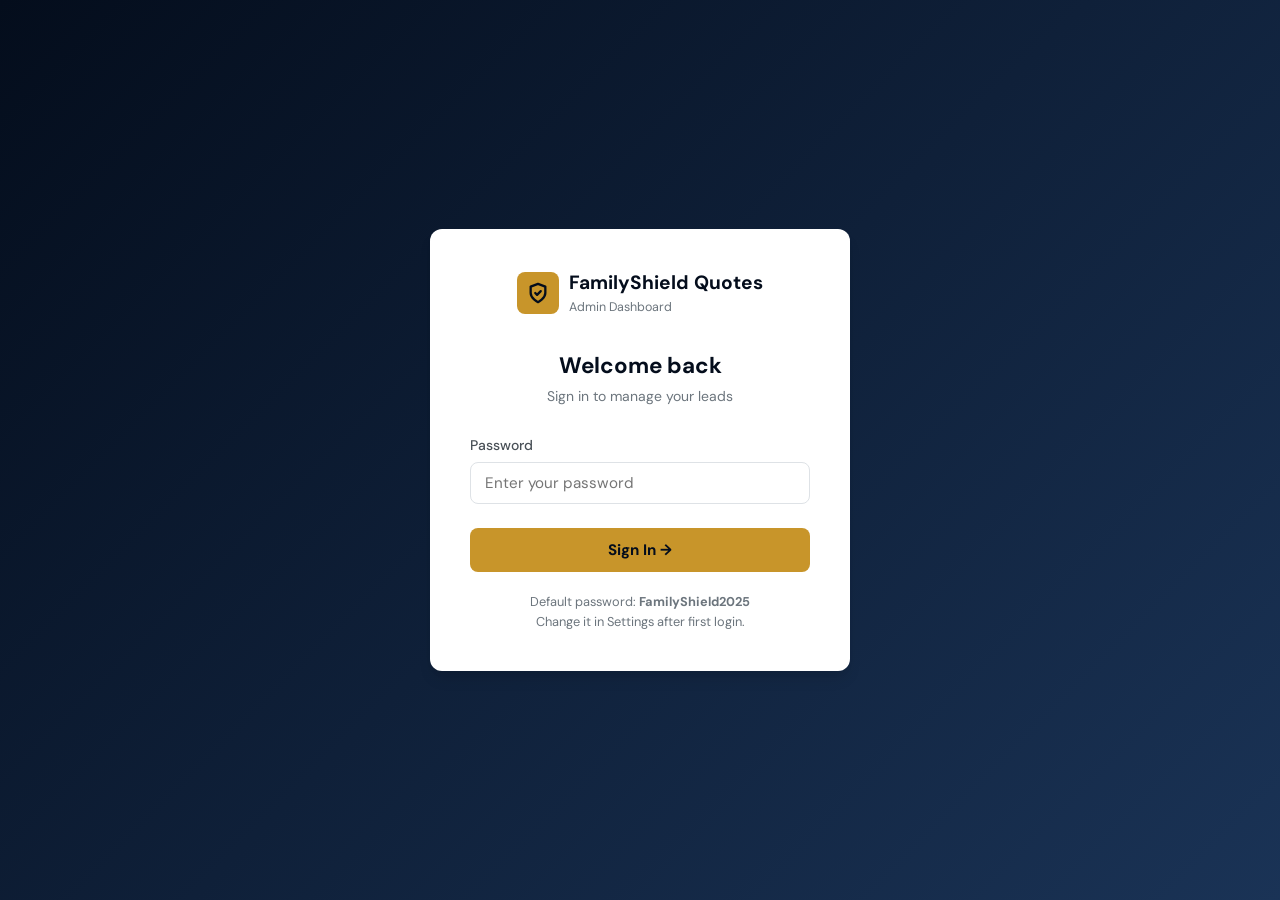
<file: admin.html>
<!DOCTYPE html>
<html lang="en">
<head>
  <meta charset="UTF-8">
  <meta name="viewport" content="width=device-width, initial-scale=1.0">
  <title>Admin Dashboard | FamilyShield Quotes</title>
  <link rel="preconnect" href="https://fonts.googleapis.com">
  <link rel="preconnect" href="https://fonts.gstatic.com" crossorigin>
  <link href="https://fonts.googleapis.com/css2?family=DM+Sans:ital,opsz,wght@0,9..40,400;0,9..40,500;0,9..40,600;0,9..40,700;1,9..40,400&display=swap" rel="stylesheet">
  <style>
    *,*::before,*::after{box-sizing:border-box;margin:0;padding:0}
    :root{
      --navy:#040d1c;--navy-800:#0a1628;--navy-700:#0d1f3c;--navy-600:#1a3356;--navy-500:#1e4080;
      --gold:#c8952a;--gold-light:#d9aa44;--gold-50:#fdf8ee;--gold-100:#faefd0;
      --white:#ffffff;
      --gray-50:#f8f9fa;--gray-100:#f1f3f5;--gray-200:#e9ecef;--gray-300:#dee2e6;
      --gray-500:#adb5bd;--gray-600:#6c757d;--gray-700:#495057;--gray-800:#343a40;
      --green:#22c55e;--green-100:#dcfce7;--red:#ef4444;--red-100:#fee2e2;
      --yellow:#f59e0b;--yellow-100:#fef3c7;--blue:#3b82f6;--blue-100:#dbeafe;
      --sidebar-w:240px;--header-h:60px;
      --radius:8px;--radius-lg:12px;
      --shadow:0 1px 3px rgba(0,0,0,.1),0 1px 2px rgba(0,0,0,.06);
      --shadow-md:0 4px 6px -1px rgba(0,0,0,.1),0 2px 4px -1px rgba(0,0,0,.06);
      --shadow-lg:0 10px 15px -3px rgba(0,0,0,.1),0 4px 6px -2px rgba(0,0,0,.05);
    }
    body{font-family:'DM Sans',sans-serif;background:var(--gray-50);color:var(--gray-800);line-height:1.5}
    a{color:inherit;text-decoration:none}
    button{cursor:pointer;border:none;background:none;font-family:inherit}
    input,select,textarea{font-family:inherit}

    /* ── LOGIN ── */
    #loginScreen{min-height:100vh;display:flex;align-items:center;justify-content:center;background:linear-gradient(135deg,var(--navy) 0%,var(--navy-600) 100%)}
    .login-card{background:var(--white);border-radius:var(--radius-lg);padding:2.5rem;width:100%;max-width:420px;box-shadow:var(--shadow-lg)}
    .login-logo{display:flex;align-items:center;gap:.625rem;margin-bottom:2rem;justify-content:center}
    .login-logo-icon{width:42px;height:42px;background:var(--gold);border-radius:8px;display:flex;align-items:center;justify-content:center;color:var(--navy)}
    .login-brand{font-weight:700;font-size:1.2rem;color:var(--navy)}
    .login-brand span{display:block;font-size:.78rem;color:var(--gray-600);font-weight:400}
    .login-title{text-align:center;margin-bottom:1.75rem}
    .login-title h1{font-size:1.4rem;font-weight:700;color:var(--navy);margin-bottom:.25rem}
    .login-title p{font-size:.875rem;color:var(--gray-600)}
    .login-field{margin-bottom:1rem}
    .login-field label{display:block;font-size:.875rem;font-weight:500;color:var(--gray-700);margin-bottom:.375rem}
    .login-field input{width:100%;padding:.625rem .875rem;border:1.5px solid var(--gray-300);border-radius:var(--radius);font-size:.95rem;outline:none;transition:border-color .15s}
    .login-field input:focus{border-color:var(--gold)}
    .login-btn{width:100%;padding:.75rem;background:var(--gold);color:var(--navy);border-radius:var(--radius);font-weight:700;font-size:.95rem;transition:background .15s;margin-top:.5rem}
    .login-btn:hover{background:var(--gold-light)}
    .login-error{background:var(--red-100);color:var(--red);border-radius:var(--radius);padding:.625rem .875rem;font-size:.875rem;margin-bottom:1rem;display:none}
    .login-note{margin-top:1.25rem;text-align:center;font-size:.8rem;color:var(--gray-600)}

    /* ── APP SHELL ── */
    #app{display:none;min-height:100vh}
    #sidebar{position:fixed;top:0;left:0;bottom:0;width:var(--sidebar-w);background:var(--navy);display:flex;flex-direction:column;z-index:100}
    .sb-logo{padding:1.1rem 1.4rem;display:flex;align-items:center;gap:.5rem;border-bottom:1px solid rgba(255,255,255,.08)}
    .sb-logo-icon{width:30px;height:30px;background:var(--gold);border-radius:6px;display:flex;align-items:center;justify-content:center;color:var(--navy);flex-shrink:0}
    .sb-logo-text{font-size:.875rem;font-weight:700;color:var(--white);line-height:1.2}
    .sb-logo-text span{display:block;font-size:.68rem;color:rgba(255,255,255,.4);font-weight:400}
    .sb-nav{flex:1;padding:.75rem 0;overflow-y:auto}
    .sb-section{padding:.5rem 1.25rem .25rem;font-size:.68rem;font-weight:600;color:rgba(255,255,255,.3);letter-spacing:.08em;text-transform:uppercase}
    .sb-link{display:flex;align-items:center;gap:.7rem;padding:.6rem 1.25rem;color:rgba(255,255,255,.65);font-size:.875rem;font-weight:500;border-left:3px solid transparent;transition:all .15s;cursor:pointer;width:100%;text-align:left}
    .sb-link:hover{color:var(--white);background:rgba(255,255,255,.06)}
    .sb-link.active{color:var(--gold);background:rgba(200,149,42,.1);border-left-color:var(--gold)}
    .sb-link svg{width:17px;height:17px;flex-shrink:0}
    .sb-badge{margin-left:auto;background:var(--gold);color:var(--navy);font-size:.65rem;font-weight:700;padding:.1rem .4rem;border-radius:10px;min-width:18px;text-align:center}
    .sb-footer{padding:.875rem 1.25rem;border-top:1px solid rgba(255,255,255,.08)}
    .sb-user{display:flex;align-items:center;gap:.625rem;margin-bottom:.625rem}
    .sb-avatar{width:34px;height:34px;border-radius:50%;background:var(--gold);color:var(--navy);display:flex;align-items:center;justify-content:center;font-weight:700;font-size:.875rem;flex-shrink:0}
    .sb-uname{font-size:.82rem;font-weight:600;color:var(--white)}
    .sb-urole{font-size:.7rem;color:rgba(255,255,255,.4)}
    .logout-btn{display:flex;align-items:center;gap:.5rem;color:rgba(255,255,255,.45);font-size:.82rem;padding:.35rem 0;transition:color .15s}
    .logout-btn:hover{color:var(--white)}

    /* ── MAIN ── */
    #mainContent{margin-left:var(--sidebar-w);min-height:100vh;display:flex;flex-direction:column}
    .topbar{height:var(--header-h);background:var(--white);border-bottom:1px solid var(--gray-200);display:flex;align-items:center;justify-content:space-between;padding:0 1.5rem;position:sticky;top:0;z-index:50}
    .topbar-left h2{font-size:1rem;font-weight:700;color:var(--navy)}
    .topbar-left p{font-size:.75rem;color:var(--gray-500)}
    .topbar-actions{display:flex;align-items:center;gap:.625rem}
    .btn-sm{display:flex;align-items:center;gap:.35rem;padding:.4rem .8rem;border:1.5px solid var(--gray-200);border-radius:var(--radius);font-size:.8rem;color:var(--gray-600);transition:all .15s;background:var(--white)}
    .btn-sm:hover{border-color:var(--gold);color:var(--gold)}
    .content{padding:1.5rem;flex:1}

    /* ── STAT CARDS ── */
    .stats-grid{display:grid;grid-template-columns:repeat(4,1fr);gap:1rem;margin-bottom:1.5rem}
    .stat-card{background:var(--white);border-radius:var(--radius-lg);padding:1.1rem 1.25rem;box-shadow:var(--shadow);border:1px solid var(--gray-100);display:flex;align-items:flex-start;gap:.875rem}
    .stat-icon{width:42px;height:42px;border-radius:var(--radius);display:flex;align-items:center;justify-content:center;flex-shrink:0}
    .ic-gold{background:#fdf8ee;color:var(--gold)}
    .ic-green{background:var(--green-100);color:#16a34a}
    .ic-blue{background:var(--blue-100);color:var(--blue)}
    .ic-navy{background:#e8ecf5;color:var(--navy-600)}
    .stat-val{font-size:1.65rem;font-weight:700;color:var(--navy);line-height:1;margin-bottom:.2rem}
    .stat-label{font-size:.775rem;color:var(--gray-600)}
    .stat-sub{font-size:.72rem;margin-top:.25rem;color:var(--gray-500)}

    /* ── CARDS ── */
    .card{background:var(--white);border-radius:var(--radius-lg);border:1px solid var(--gray-100);box-shadow:var(--shadow);overflow:hidden}
    .card-hd{padding:1rem 1.4rem;border-bottom:1px solid var(--gray-100);display:flex;align-items:center;justify-content:space-between}
    .card-title{font-size:.9rem;font-weight:700;color:var(--navy)}
    .card-sub{font-size:.75rem;color:var(--gray-500);margin-top:.1rem}
    .card-body{padding:1.1rem 1.4rem}

    /* ── GRID ── */
    .dash-grid{display:grid;grid-template-columns:1fr 1fr;gap:1.25rem}
    .col-full{grid-column:1/-1}

    /* ── TABLE ── */
    .tbl-wrap{overflow-x:auto}
    table{width:100%;border-collapse:collapse;font-size:.85rem}
    thead th{padding:.65rem 1rem;text-align:left;font-size:.72rem;font-weight:600;color:var(--gray-500);letter-spacing:.04em;text-transform:uppercase;border-bottom:1px solid var(--gray-200);white-space:nowrap;cursor:pointer;user-select:none}
    thead th:hover{color:var(--navy)}
    tbody td{padding:.8rem 1rem;border-bottom:1px solid var(--gray-100);vertical-align:middle}
    tbody tr:last-child td{border-bottom:none}
    tbody tr:hover{background:var(--gray-50);cursor:pointer}
    .td-name{font-weight:600;color:var(--navy)}
    .td-sub{font-size:.75rem;color:var(--gray-500);margin-top:.1rem}

    /* ── BADGES ── */
    .badge{display:inline-flex;align-items:center;padding:.2rem .55rem;border-radius:20px;font-size:.72rem;font-weight:600;white-space:nowrap}
    .b-new{background:var(--blue-100);color:var(--blue)}
    .b-contacted{background:var(--yellow-100);color:#92400e}
    .b-qualified{background:var(--green-100);color:#15803d}
    .b-closed{background:var(--gray-100);color:var(--gray-600)}
    .b-term{background:#ede9fe;color:#6d28d9}
    .b-whole{background:var(--blue-100);color:var(--blue)}
    .b-final{background:var(--yellow-100);color:#92400e}
    .b-noexam{background:var(--green-100);color:#15803d}

    /* ── FILTERS ── */
    .filters-bar{display:flex;align-items:center;gap:.625rem;flex-wrap:wrap;padding:.875rem 1.4rem;border-bottom:1px solid var(--gray-100)}
    .fi{padding:.45rem .8rem;border:1.5px solid var(--gray-200);border-radius:var(--radius);font-size:.82rem;outline:none;transition:border-color .15s;background:var(--white);color:var(--gray-800)}
    .fi:focus{border-color:var(--gold)}
    .fi-search{min-width:210px}
    .fi-select{min-width:130px}
    .btn-export{margin-left:auto;display:flex;align-items:center;gap:.35rem;padding:.45rem .9rem;background:var(--navy);color:var(--white);border-radius:var(--radius);font-size:.82rem;font-weight:600;transition:background .15s}
    .btn-export:hover{background:var(--navy-600)}

    /* ── DETAIL PANEL ── */
    #detailOverlay{position:fixed;inset:0;background:rgba(4,13,28,.45);z-index:200;display:none;align-items:flex-start;justify-content:flex-end}
    #detailOverlay.open{display:flex}
    #detailPanel{width:400px;max-width:100%;height:100vh;background:var(--white);overflow-y:auto;box-shadow:-4px 0 24px rgba(0,0,0,.15);transform:translateX(100%);transition:transform .25s ease}
    #detailOverlay.open #detailPanel{transform:translateX(0)}
    .dp-header{padding:1.1rem 1.4rem;background:var(--navy);display:flex;align-items:center;justify-content:space-between}
    .dp-header h3{color:var(--white);font-size:.975rem;font-weight:700}
    .dp-close{color:rgba(255,255,255,.55);transition:color .15s;font-size:1.1rem;line-height:1}
    .dp-close:hover{color:var(--white)}
    .dp-body{padding:1.4rem}
    .dp-field{margin-bottom:.875rem}
    .dp-field label{font-size:.7rem;font-weight:600;color:var(--gray-500);text-transform:uppercase;letter-spacing:.04em;display:block;margin-bottom:.2rem}
    .dp-field p{font-size:.9rem;color:var(--gray-800)}
    .dp-field a{color:var(--gold)}
    .dp-divider{border:none;border-top:1px solid var(--gray-200);margin:1.1rem 0}
    .dp-status{width:100%;padding:.45rem .7rem;border:1.5px solid var(--gray-200);border-radius:var(--radius);font-size:.875rem;background:var(--white);outline:none;font-family:inherit}
    .dp-notes{width:100%;padding:.55rem .8rem;border:1.5px solid var(--gray-200);border-radius:var(--radius);font-size:.875rem;resize:vertical;min-height:90px;outline:none;transition:border-color .15s;font-family:inherit}
    .dp-notes:focus{border-color:var(--gold)}
    .btn-note{margin-top:.4rem;padding:.45rem .9rem;background:var(--gold);color:var(--navy);border-radius:var(--radius);font-size:.82rem;font-weight:700;transition:background .15s}
    .btn-note:hover{background:var(--gold-light)}
    .dp-actions{display:flex;gap:.625rem;margin-top:1rem}
    .dp-action{flex:1;display:flex;align-items:center;justify-content:center;gap:.35rem;padding:.6rem;border-radius:var(--radius);font-size:.82rem;font-weight:600;transition:opacity .15s}
    .dp-action:hover{opacity:.85}
    .dpa-email{background:var(--navy);color:var(--white)}
    .dpa-phone{background:var(--gold);color:var(--navy)}

    /* ── CHART ── */
    .chart-wrap{display:flex;align-items:flex-end;gap:.4rem;height:110px;padding:.25rem .25rem 0}
    .chart-col{flex:1;display:flex;flex-direction:column;align-items:center;gap:.25rem;height:100%;justify-content:flex-end}
    .chart-bar{width:100%;background:var(--gold);border-radius:4px 4px 0 0;min-height:2px;transition:height .4s ease}
    .chart-bar:hover{background:var(--gold-light)}
    .chart-lbl{font-size:.62rem;color:var(--gray-500);white-space:nowrap}
    .chart-cnt{font-size:.68rem;font-weight:700;color:var(--navy)}

    /* ── SETTINGS ── */
    .sf{margin-bottom:.875rem}
    .sf label{display:block;font-size:.82rem;font-weight:500;color:var(--gray-700);margin-bottom:.3rem}
    .sf input,.sf select{width:100%;padding:.55rem .8rem;border:1.5px solid var(--gray-200);border-radius:var(--radius);font-size:.875rem;outline:none;transition:border-color .15s;font-family:inherit}
    .sf input:focus,.sf select:focus{border-color:var(--gold)}
    .sf .help{font-size:.75rem;color:var(--gray-500);margin-top:.3rem}
    .btn-save{padding:.55rem 1.1rem;background:var(--gold);color:var(--navy);border-radius:var(--radius);font-size:.875rem;font-weight:700;transition:background .15s}
    .btn-save:hover{background:var(--gold-light)}
    .save-ok{display:inline-flex;align-items:center;gap:.35rem;color:var(--green);font-size:.82rem;margin-left:.625rem;opacity:0;transition:opacity .3s}
    .save-ok.show{opacity:1}
    .gas-code{font-size:.72rem;color:var(--gray-700);white-space:pre-wrap;line-height:1.65;overflow-x:auto;background:var(--gray-50);padding:1rem;border-radius:var(--radius);border:1px solid var(--gray-200);margin-top:.75rem;font-family:ui-monospace,monospace}

    /* ── SETUP BANNER ── */
    .setup-banner{background:linear-gradient(135deg,var(--navy) 0%,var(--navy-600) 100%);color:var(--white);border-radius:var(--radius-lg);padding:1.4rem 1.6rem;margin-bottom:1.5rem}
    .setup-banner h3{font-size:1rem;font-weight:700;margin-bottom:.4rem}
    .setup-banner p{font-size:.82rem;color:rgba(255,255,255,.7);margin-bottom:.875rem}
    .btn-setup{padding:.45rem .9rem;background:var(--gold);color:var(--navy);border-radius:var(--radius);font-size:.82rem;font-weight:700}

    /* ── EMPTY ── */
    .empty{text-align:center;padding:2.5rem 1rem;color:var(--gray-500)}
    .empty svg{width:40px;height:40px;margin:0 auto .75rem;opacity:.35}
    .empty h4{font-size:.9rem;color:var(--gray-600);margin-bottom:.35rem}
    .empty p{font-size:.82rem}

    /* ── LIVE DOT ── */
    .live-dot{width:7px;height:7px;border-radius:50%;background:var(--green);animation:blink 2s infinite;flex-shrink:0}
    @keyframes blink{0%,100%{opacity:1}50%{opacity:.3}}

    /* ── VIEWS ── */
    .view{display:none}.view.active{display:block}

    /* ── AREA BARS ── */
    .area-row{display:flex;align-items:center;gap:.625rem;margin-bottom:.6rem}
    .area-zip{font-size:.82rem;font-weight:600;color:var(--navy);width:50px;flex-shrink:0}
    .area-track{flex:1;height:7px;background:var(--gray-100);border-radius:4px;overflow:hidden}
    .area-fill{height:100%;background:var(--gold);border-radius:4px}
    .area-cnt{font-size:.75rem;color:var(--gray-600);width:25px;text-align:right;flex-shrink:0}

    /* ── RESPONSIVE ── */
    @media(max-width:1100px){.stats-grid{grid-template-columns:repeat(2,1fr)}.dash-grid{grid-template-columns:1fr}}
    @media(max-width:768px){:root{--sidebar-w:0px}#sidebar{display:none}#mainContent{margin-left:0}.stats-grid{grid-template-columns:1fr 1fr}}
    @media(max-width:480px){.stats-grid{grid-template-columns:1fr}}
  </style>
</head>
<body>

<!-- ══ LOGIN ══ -->
<div id="loginScreen">
  <div class="login-card">
    <div class="login-logo">
      <div class="login-logo-icon">
        <svg width="22" height="22" viewBox="0 0 24 24" fill="none" stroke="currentColor" stroke-width="2.5" stroke-linecap="round" stroke-linejoin="round"><path d="M12 22s8-4 8-10V5l-8-3-8 3v7c0 6 8 10 8 10z"/><path d="M9 12l2 2 4-4"/></svg>
      </div>
      <div class="login-brand">FamilyShield Quotes <span>Admin Dashboard</span></div>
    </div>
    <div class="login-title"><h1>Welcome back</h1><p>Sign in to manage your leads</p></div>
    <div class="login-error" id="loginError">Incorrect password. Please try again.</div>
    <div class="login-field"><label>Password</label><input type="password" id="loginPw" placeholder="Enter your password" autocomplete="current-password"></div>
    <button class="login-btn" onclick="doLogin()">Sign In →</button>
    <p class="login-note">Default password: <strong>FamilyShield2025</strong><br>Change it in Settings after first login.</p>
  </div>
</div>

<!-- ══ APP ══ -->
<div id="app">
  <aside id="sidebar">
    <div class="sb-logo">
      <div class="sb-logo-icon"><svg width="16" height="16" viewBox="0 0 24 24" fill="none" stroke="currentColor" stroke-width="2.5" stroke-linecap="round" stroke-linejoin="round"><path d="M12 22s8-4 8-10V5l-8-3-8 3v7c0 6 8 10 8 10z"/><path d="M9 12l2 2 4-4"/></svg></div>
      <div class="sb-logo-text">FamilyShield <span>Admin Portal</span></div>
    </div>
    <nav class="sb-nav">
      <div class="sb-section">Main</div>
      <button class="sb-link active" data-view="dashboard" onclick="nav('dashboard',this)">
        <svg viewBox="0 0 24 24" fill="none" stroke="currentColor" stroke-width="2" stroke-linecap="round" stroke-linejoin="round"><rect x="3" y="3" width="7" height="7"/><rect x="14" y="3" width="7" height="7"/><rect x="14" y="14" width="7" height="7"/><rect x="3" y="14" width="7" height="7"/></svg>
        Dashboard
      </button>
      <button class="sb-link" data-view="leads" onclick="nav('leads',this)">
        <svg viewBox="0 0 24 24" fill="none" stroke="currentColor" stroke-width="2" stroke-linecap="round" stroke-linejoin="round"><path d="M17 21v-2a4 4 0 0 0-4-4H5a4 4 0 0 0-4 4v2"/><circle cx="9" cy="7" r="4"/><path d="M23 21v-2a4 4 0 0 0-3-3.87"/><path d="M16 3.13a4 4 0 0 1 0 7.75"/></svg>
        All Leads
        <span class="sb-badge" id="sbCount">0</span>
      </button>
      <div class="sb-section" style="margin-top:.75rem">Config</div>
      <button class="sb-link" data-view="settings" onclick="nav('settings',this)">
        <svg viewBox="0 0 24 24" fill="none" stroke="currentColor" stroke-width="2" stroke-linecap="round" stroke-linejoin="round"><circle cx="12" cy="12" r="3"/><path d="M19.07 4.93l-1.41 1.41M4.93 4.93l1.41 1.41M19.07 19.07l-1.41-1.41M4.93 19.07l1.41-1.41M12 2v2M12 20v2M2 12h2M20 12h2"/></svg>
        Settings
      </button>
    </nav>
    <div class="sb-footer">
      <div class="sb-user">
        <div class="sb-avatar">F</div>
        <div><div class="sb-uname">FamilyShield</div><div class="sb-urole">Administrator</div></div>
      </div>
      <button class="logout-btn" onclick="doLogout()">
        <svg width="15" height="15" viewBox="0 0 24 24" fill="none" stroke="currentColor" stroke-width="2" stroke-linecap="round" stroke-linejoin="round"><path d="M9 21H5a2 2 0 0 1-2-2V5a2 2 0 0 1 2-2h4"/><polyline points="16 17 21 12 16 7"/><line x1="21" y1="12" x2="9" y2="12"/></svg>
        Sign Out
      </button>
    </div>
  </aside>

  <div id="mainContent">
    <header class="topbar">
      <div class="topbar-left">
        <h2 id="viewTitle">Dashboard</h2>
        <p id="viewSub">Overview of your lead activity</p>
      </div>
      <div class="topbar-actions">
        <div style="display:flex;align-items:center;gap:.4rem;font-size:.75rem;color:var(--gray-500)">
          <div class="live-dot" id="liveDot" style="display:none"></div>
          <span id="lastUpdate"></span>
        </div>
        <button class="btn-sm" onclick="loadLeads()">
          <svg width="13" height="13" viewBox="0 0 24 24" fill="none" stroke="currentColor" stroke-width="2" stroke-linecap="round" stroke-linejoin="round"><polyline points="23 4 23 10 17 10"/><polyline points="1 20 1 14 7 14"/><path d="M3.51 9a9 9 0 0 1 14.85-3.36L23 10M1 14l4.64 4.36A9 9 0 0 0 20.49 15"/></svg>
          Refresh
        </button>
      </div>
    </header>

    <div class="content">

      <!-- DASHBOARD -->
      <div class="view active" id="view-dashboard">
        <div class="setup-banner" id="setupBanner" style="display:none">
          <h3>🚀 Connect Your Backend to Start Capturing Leads</h3>
          <p>Set up your Google Apps Script URL in Settings — takes about 5 minutes. Until then, you're viewing sample demo data.</p>
          <button class="btn-setup" onclick="nav('settings',document.querySelector('[data-view=settings]'))">Open Settings →</button>
        </div>

        <div class="stats-grid">
          <div class="stat-card">
            <div class="stat-icon ic-gold"><svg width="20" height="20" viewBox="0 0 24 24" fill="none" stroke="currentColor" stroke-width="2" stroke-linecap="round" stroke-linejoin="round"><path d="M17 21v-2a4 4 0 0 0-4-4H5a4 4 0 0 0-4 4v2"/><circle cx="9" cy="7" r="4"/></svg></div>
            <div><div class="stat-val" id="sTot">—</div><div class="stat-label">Total Leads</div><div class="stat-sub" id="sTotS"></div></div>
          </div>
          <div class="stat-card">
            <div class="stat-icon ic-green"><svg width="20" height="20" viewBox="0 0 24 24" fill="none" stroke="currentColor" stroke-width="2" stroke-linecap="round" stroke-linejoin="round"><rect x="3" y="4" width="18" height="18" rx="2"/><line x1="16" y1="2" x2="16" y2="6"/><line x1="8" y1="2" x2="8" y2="6"/><line x1="3" y1="10" x2="21" y2="10"/></svg></div>
            <div><div class="stat-val" id="sWeek">—</div><div class="stat-label">This Week</div><div class="stat-sub" id="sWeekS"></div></div>
          </div>
          <div class="stat-card">
            <div class="stat-icon ic-blue"><svg width="20" height="20" viewBox="0 0 24 24" fill="none" stroke="currentColor" stroke-width="2" stroke-linecap="round" stroke-linejoin="round"><path d="M21 10c0 7-9 13-9 13s-9-6-9-13a9 9 0 0 1 18 0z"/><circle cx="12" cy="10" r="3"/></svg></div>
            <div><div class="stat-val" id="sArea">—</div><div class="stat-label">Top ZIP Area</div><div class="stat-sub" id="sAreaS"></div></div>
          </div>
          <div class="stat-card">
            <div class="stat-icon ic-navy"><svg width="20" height="20" viewBox="0 0 24 24" fill="none" stroke="currentColor" stroke-width="2" stroke-linecap="round" stroke-linejoin="round"><path d="M12 22s8-4 8-10V5l-8-3-8 3v7c0 6 8 10 8 10z"/></svg></div>
            <div><div class="stat-val" id="sType">—</div><div class="stat-label">Top Policy Type</div><div class="stat-sub" id="sTypeS"></div></div>
          </div>
        </div>

        <div class="dash-grid">
          <div class="card">
            <div class="card-hd"><div><div class="card-title">Leads Over Time</div><div class="card-sub">Last 8 weeks</div></div></div>
            <div class="card-body"><div class="chart-wrap" id="chart"><div class="empty" style="width:100%"><p>No data yet</p></div></div></div>
          </div>
          <div class="card">
            <div class="card-hd"><div class="card-title">Leads by Area (ZIP)</div></div>
            <div class="card-body" id="areaBreak"><div class="empty"><p>No data yet</p></div></div>
          </div>
          <div class="card col-full">
            <div class="card-hd">
              <div class="card-title">Recent Leads</div>
              <button class="btn-sm" onclick="nav('leads',document.querySelector('[data-view=leads]'))">View All →</button>
            </div>
            <div class="tbl-wrap">
              <table><thead><tr><th>Name</th><th>Email</th><th>ZIP</th><th>Coverage</th><th>Type</th><th>Status</th><th>Date</th></tr></thead>
              <tbody id="recentBody"><tr><td colspan="7"><div class="empty"><p>No leads yet</p></div></td></tr></tbody></table>
            </div>
          </div>
        </div>
      </div>

      <!-- LEADS -->
      <div class="view" id="view-leads">
        <div class="card">
          <div class="filters-bar">
            <input class="fi fi-search" type="text" id="qSearch" placeholder="🔍  Search name, email, ZIP..." oninput="applyFilters()">
            <select class="fi fi-select" id="qStatus" onchange="applyFilters()">
              <option value="">All Statuses</option>
              <option>New</option><option>Contacted</option><option>Qualified</option><option>Closed</option>
            </select>
            <select class="fi fi-select" id="qType" onchange="applyFilters()">
              <option value="">All Types</option>
              <option value="term">Term Life</option><option value="whole">Whole Life</option>
              <option value="final">Final Expense</option><option value="noexam">No-Exam</option>
            </select>
            <select class="fi fi-select" id="qDate" onchange="applyFilters()">
              <option value="">All Time</option>
              <option value="today">Today</option><option value="week">This Week</option><option value="month">This Month</option>
            </select>
            <button class="btn-export" onclick="doExport()">
              <svg width="13" height="13" viewBox="0 0 24 24" fill="none" stroke="currentColor" stroke-width="2" stroke-linecap="round" stroke-linejoin="round"><path d="M21 15v4a2 2 0 0 1-2 2H5a2 2 0 0 1-2-2v-4"/><polyline points="7 10 12 15 17 10"/><line x1="12" y1="15" x2="12" y2="3"/></svg>
              Export CSV
            </button>
          </div>
          <div class="tbl-wrap">
            <table>
              <thead><tr>
                <th onclick="sortBy('lastName')">Name ↕</th>
                <th onclick="sortBy('email')">Email ↕</th>
                <th>Phone</th>
                <th onclick="sortBy('zip')">ZIP ↕</th>
                <th>Age</th>
                <th onclick="sortBy('coverageAmount')">Coverage ↕</th>
                <th onclick="sortBy('policyType')">Type ↕</th>
                <th>Status</th>
                <th onclick="sortBy('submittedAt')">Date ↕</th>
              </tr></thead>
              <tbody id="leadsBody"><tr><td colspan="9"><div class="empty"><svg viewBox="0 0 24 24" fill="none" stroke="currentColor" stroke-width="1.5"><path d="M17 21v-2a4 4 0 0 0-4-4H5a4 4 0 0 0-4 4v2"/><circle cx="9" cy="7" r="4"/></svg><h4>No leads found</h4><p>Leads will appear here once your backend is connected.</p></div></td></tr></tbody>
            </table>
          </div>
          <div style="padding:.7rem 1.4rem;border-top:1px solid var(--gray-100);font-size:.75rem;color:var(--gray-500)" id="leadsFooter">0 leads</div>
        </div>
      </div>

      <!-- SETTINGS -->
      <div class="view" id="view-settings">
        <div style="max-width:620px;display:flex;flex-direction:column;gap:1.25rem">

          <div class="card">
            <div class="card-hd"><div class="card-title">Backend Connection</div></div>
            <div class="card-body">
              <div class="sf"><label>Google Apps Script URL</label><input type="url" id="cfgUrl" placeholder="https://script.google.com/macros/s/…/exec"><div class="help">Deploy your Apps Script as a Web App and paste the URL here.</div></div>
              <div class="sf"><label>Secret Token</label><input type="text" id="cfgToken" placeholder="e.g. fsq_abc123xyz"><div class="help">Must match SECRET_TOKEN in your Apps Script code.</div></div>
              <div class="sf"><label>Alert Email</label><input type="email" id="cfgEmail" placeholder="familyshieldquotesllc@gmail.com"><div class="help">New lead notifications are sent here via the Apps Script.</div></div>
              <button class="btn-save" onclick="saveCfg('backend')">Save Connection</button>
              <span class="save-ok" id="okBackend">✓ Saved</span>
            </div>
          </div>

          <div class="card">
            <div class="card-hd"><div class="card-title">Change Password</div></div>
            <div class="card-body">
              <div class="sf"><label>New Password</label><input type="password" id="cfgPw1" placeholder="At least 8 characters"></div>
              <div class="sf"><label>Confirm Password</label><input type="password" id="cfgPw2" placeholder="Repeat new password"><div class="help" id="pwHelp" style="color:var(--red)"></div></div>
              <button class="btn-save" onclick="saveCfg('password')">Update Password</button>
              <span class="save-ok" id="okPassword">✓ Password updated</span>
            </div>
          </div>

          <div class="card">
            <div class="card-hd"><div class="card-title">Google Apps Script Setup — Step by Step</div></div>
            <div class="card-body">
              <ol style="font-size:.855rem;color:var(--gray-700);line-height:2.1;padding-left:1.1rem">
                <li>Go to <strong>sheets.google.com</strong> → Create a new blank spreadsheet → Name it <em>"FamilyShield Leads"</em></li>
                <li>Copy the Sheet ID from the URL — it's the long string between <code>/d/</code> and <code>/edit</code></li>
                <li>Go to <strong>script.google.com</strong> → click <strong>New project</strong> → delete all existing code</li>
                <li>Paste the code below, replace <code>YOUR_SHEET_ID</code> and choose a <code>YOUR_SECRET_TOKEN</code> (any random text)</li>
                <li>Click <strong>Deploy → New deployment → Web App</strong></li>
                <li>Set <em>"Execute as: Me"</em> and <em>"Who has access: Anyone"</em> → click Deploy</li>
                <li>Copy the <strong>Web App URL</strong> and paste it in the Backend Connection field above</li>
                <li>Also paste your token in the Secret Token field → click Save Connection</li>
              </ol>
              <pre class="gas-code" id="gasCodeBox"></pre>
            </div>
          </div>

        </div>
      </div>

    </div>
  </div>
</div>

<!-- DETAIL PANEL -->
<div id="detailOverlay" onclick="overlayClick(event)">
  <div id="detailPanel">
    <div class="dp-header"><h3 id="dpName">Lead Details</h3><button class="dp-close" onclick="closePanel()">✕</button></div>
    <div class="dp-body" id="dpBody"></div>
  </div>
</div>

<script>
// ── KEYS ──
const K={pw:'fsq_pw',url:'fsq_url',tok:'fsq_tok',email:'fsq_email',sess:'fsq_sess',status:'fsq_statuses',notes:'fsq_notes'};
const DEFAULT_PW='FamilyShield2025';
let leads=[],filtered=[],sortKey='submittedAt',sortDir=-1,curIdx=null;

// ── AUTH ──
function getPw(){return localStorage.getItem(K.pw)||DEFAULT_PW}
function doLogin(){
  const pw=document.getElementById('loginPw').value;
  if(pw===getPw()){
    localStorage.setItem(K.sess,'1');
    document.getElementById('loginScreen').style.display='none';
    document.getElementById('app').style.display='block';
    loadCfg();loadLeads();
  } else {
    document.getElementById('loginError').style.display='block';
    document.getElementById('loginPw').value='';
  }
}
function doLogout(){localStorage.removeItem(K.sess);location.reload()}
document.getElementById('loginPw').addEventListener('keydown',e=>{if(e.key==='Enter')doLogin()});
if(localStorage.getItem(K.sess)){document.getElementById('loginScreen').style.display='none';document.getElementById('app').style.display='block';loadCfg();loadLeads()}

// ── NAV ──
const VIEW_META={dashboard:['Dashboard','Overview of your lead activity'],leads:['All Leads','Search, filter, and manage every lead'],settings:['Settings','Configure backend, password, and preferences']};
function nav(name,el){
  document.querySelectorAll('.view').forEach(v=>v.classList.remove('active'));
  document.querySelectorAll('.sb-link').forEach(l=>l.classList.remove('active'));
  document.getElementById('view-'+name).classList.add('active');
  if(el)el.classList.add('active');
  const[t,s]=VIEW_META[name]||[name,''];
  document.getElementById('viewTitle').textContent=t;
  document.getElementById('viewSub').textContent=s;
}

// ── CONFIG ──
function loadCfg(){
  document.getElementById('cfgUrl').value=localStorage.getItem(K.url)||'';
  document.getElementById('cfgToken').value=localStorage.getItem(K.tok)||'';
  document.getElementById('cfgEmail').value=localStorage.getItem(K.email)||'familyshieldquotesllc@gmail.com';
  document.getElementById('gasCodeBox').textContent=gasCode();
}
function saveCfg(sec){
  if(sec==='backend'){
    localStorage.setItem(K.url,document.getElementById('cfgUrl').value.trim());
    localStorage.setItem(K.tok,document.getElementById('cfgToken').value.trim());
    localStorage.setItem(K.email,document.getElementById('cfgEmail').value.trim());
    flash('okBackend');
    loadLeads();
  } else if(sec==='password'){
    const a=document.getElementById('cfgPw1').value,b=document.getElementById('cfgPw2').value,h=document.getElementById('pwHelp');
    if(a.length<8){h.textContent='Password must be at least 8 characters.';return}
    if(a!==b){h.textContent='Passwords do not match.';return}
    localStorage.setItem(K.pw,a);
    document.getElementById('cfgPw1').value='';document.getElementById('cfgPw2').value='';h.textContent='';
    flash('okPassword');
  }
}
function flash(id){const el=document.getElementById(id);el.classList.add('show');setTimeout(()=>el.classList.remove('show'),2500)}

// ── LOAD LEADS ──
async function loadLeads(){
  const url=localStorage.getItem(K.url),tok=localStorage.getItem(K.tok);
  document.getElementById('lastUpdate').textContent='Loading…';
  if(!url){
    leads=demoLeads();
    document.getElementById('setupBanner').style.display='block';
    document.getElementById('liveDot').style.display='none';
    document.getElementById('lastUpdate').textContent='Demo mode — connect backend in Settings';
    render();return;
  }
  document.getElementById('setupBanner').style.display='none';
  try{
    const res=await fetch(`${url}?token=${encodeURIComponent(tok)}`);
    const data=await res.json();
    if(data.error)throw new Error(data.error);
    leads=Array.isArray(data)?data:[];
    document.getElementById('liveDot').style.display='block';
    document.getElementById('lastUpdate').textContent='Updated '+new Date().toLocaleTimeString();
  }catch(e){
    document.getElementById('lastUpdate').textContent='Connection error — check Settings';
    document.getElementById('liveDot').style.display='none';
    leads=[];
  }
  render();
}

// ── HELPERS ──
function gf(l,...keys){for(const k of keys){if(l[k]!=null&&l[k]!=='')return String(l[k])}return '—'}
function fmtDate(v){if(!v||v==='—')return'—';const d=new Date(v);return isNaN(d)?v:d.toLocaleDateString('en-US',{month:'short',day:'numeric',year:'numeric'})}
function lid(l){return(gf(l,'ID','id')||gf(l,'Email','email'))+(gf(l,'Date','submittedAt'))}
function getStatus(l){return(JSON.parse(localStorage.getItem(K.status)||'{}')||{})[lid(l)]||'New'}
function setStatus(l,s){const o=JSON.parse(localStorage.getItem(K.status)||'{}');o[lid(l)]=s;localStorage.setItem(K.status,JSON.stringify(o))}
function getNotes(l){return(JSON.parse(localStorage.getItem(K.notes)||'{}')||{})[lid(l)]||''}
function setNotes(l,n){const o=JSON.parse(localStorage.getItem(K.notes)||'{}');o[lid(l)]=n;localStorage.setItem(K.notes,JSON.stringify(o))}
function badge(s){const m={New:'b-new',Contacted:'b-contacted',Qualified:'b-qualified',Closed:'b-closed'};return`<span class="badge ${m[s]||'b-new'}">${s}</span>`}
function typeBadge(t){
  if(!t||t==='—')return'—';const tl=t.toLowerCase();
  if(tl.includes('term'))return`<span class="badge b-term">Term</span>`;
  if(tl.includes('whole'))return`<span class="badge b-whole">Whole</span>`;
  if(tl.includes('final'))return`<span class="badge b-final">Final Expense</span>`;
  if(tl.includes('noexam')||tl.includes('no-exam')||tl.includes('no exam'))return`<span class="badge b-noexam">No-Exam</span>`;
  return`<span class="badge b-new">${t}</span>`;
}

// ── RENDER ALL ──
function render(){
  document.getElementById('sbCount').textContent=leads.length;
  renderStats();renderChart();renderAreas();renderRecent();applyFilters();
}

function renderStats(){
  const now=new Date(),wa=new Date(now-7*86400e3);
  const wk=leads.filter(l=>new Date(gf(l,'Date','submittedAt'))>=wa);
  document.getElementById('sTot').textContent=leads.length;
  document.getElementById('sWeek').textContent=wk.length;
  document.getElementById('sTotS').textContent=leads.length===1?'1 lead total':`${leads.length} leads total`;
  document.getElementById('sWeekS').textContent=wk.length===1?'1 new this week':`${wk.length} new this week`;
  const zc={};leads.forEach(l=>{const z=gf(l,'ZIP','zip');if(z&&z!=='—')zc[z]=(zc[z]||0)+1});
  const tz=Object.entries(zc).sort((a,b)=>b[1]-a[1])[0];
  document.getElementById('sArea').textContent=tz?tz[0]:'—';
  document.getElementById('sAreaS').textContent=tz?`${tz[1]} lead${tz[1]!==1?'s':''}` :'';
  const tc={};leads.forEach(l=>{const t=gf(l,'Policy Type','policyType');if(t&&t!=='—')tc[t]=(tc[t]||0)+1});
  const tt=Object.entries(tc).sort((a,b)=>b[1]-a[1])[0];
  document.getElementById('sType').textContent=tt?tt[0]:'—';
  document.getElementById('sTypeS').textContent=tt?`${tt[1]} of ${leads.length}`:'';
}

function renderChart(){
  const el=document.getElementById('chart');
  if(!leads.length){el.innerHTML='<div class="empty" style="width:100%"><p>No data yet</p></div>';return}
  const weeks=[];
  for(let i=7;i>=0;i--){
    const d=new Date();d.setDate(d.getDate()-i*7);
    const start=new Date(d);start.setDate(start.getDate()-7);
    const lbl=d.toLocaleDateString('en-US',{month:'short',day:'numeric'});
    const cnt=leads.filter(l=>{const ld=new Date(gf(l,'Date','submittedAt'));return ld>=start&&ld<d}).length;
    weeks.push({lbl,cnt});
  }
  const mx=Math.max(...weeks.map(w=>w.cnt),1);
  el.innerHTML=weeks.map(w=>`<div class="chart-col"><div class="chart-cnt">${w.cnt||''}</div><div class="chart-bar" style="height:${Math.round(w.cnt/mx*100)}%" title="${w.cnt} leads"></div><div class="chart-lbl">${w.lbl}</div></div>`).join('');
}

function renderAreas(){
  const el=document.getElementById('areaBreak');
  const zc={};leads.forEach(l=>{const z=gf(l,'ZIP','zip');if(z&&z!=='—')zc[z]=(zc[z]||0)+1});
  const sorted=Object.entries(zc).sort((a,b)=>b[1]-a[1]).slice(0,8);
  if(!sorted.length){el.innerHTML='<div class="empty"><p>No data yet</p></div>';return}
  const mx=sorted[0][1];
  el.innerHTML=sorted.map(([z,c])=>`<div class="area-row"><div class="area-zip">${z}</div><div class="area-track"><div class="area-fill" style="width:${Math.round(c/mx*100)}%"></div></div><div class="area-cnt">${c}</div></div>`).join('');
}

function renderRecent(){
  const tbody=document.getElementById('recentBody');
  const recent=[...leads].sort((a,b)=>new Date(gf(b,'Date','submittedAt'))-new Date(gf(a,'Date','submittedAt'))).slice(0,6);
  if(!recent.length){tbody.innerHTML='<tr><td colspan="7"><div class="empty"><p>No leads yet</p></div></td></tr>';return}
  tbody.innerHTML=recent.map(l=>{
    const fn=gf(l,'First Name','firstName'),ln=gf(l,'Last Name','lastName'),st=getStatus(l),idx=leads.indexOf(l);
    return`<tr onclick="openDetail(${idx})"><td><div class="td-name">${fn} ${ln}</div></td><td>${gf(l,'Email','email')}</td><td>${gf(l,'ZIP','zip')}</td><td>${gf(l,'Coverage Amount','coverageAmount')}</td><td>${typeBadge(gf(l,'Policy Type','policyType'))}</td><td>${badge(st)}</td><td>${fmtDate(gf(l,'Date','submittedAt'))}</td></tr>`;
  }).join('');
}

// ── FILTERS & TABLE ──
function applyFilters(){
  const q=document.getElementById('qSearch').value.toLowerCase();
  const st=document.getElementById('qStatus').value;
  const ty=document.getElementById('qType').value;
  const dt=document.getElementById('qDate').value;
  const now=new Date();
  filtered=leads.filter(l=>{
    const name=(gf(l,'First Name','firstName')+' '+gf(l,'Last Name','lastName')).toLowerCase();
    const email=gf(l,'Email','email').toLowerCase();
    const zip=gf(l,'ZIP','zip').toLowerCase();
    if(q&&!name.includes(q)&&!email.includes(q)&&!zip.includes(q))return false;
    if(st&&getStatus(l)!==st)return false;
    if(ty){const t=gf(l,'Policy Type','policyType').toLowerCase();if(!t.includes(ty))return false}
    if(dt){
      const ld=new Date(gf(l,'Date','submittedAt'));
      if(dt==='today'&&ld.toDateString()!==now.toDateString())return false;
      if(dt==='week'&&ld<new Date(now-7*86400e3))return false;
      if(dt==='month'&&(ld.getMonth()!==now.getMonth()||ld.getFullYear()!==now.getFullYear()))return false;
    }
    return true;
  });
  filtered.sort((a,b)=>{
    let av=gf(a,sortKey),bv=gf(b,sortKey);
    if(sortKey==='submittedAt'||sortKey==='Date'){av=new Date(av);bv=new Date(bv)}
    return av<bv?-sortDir:av>bv?sortDir:0;
  });
  const tbody=document.getElementById('leadsBody');
  if(!filtered.length){tbody.innerHTML='<tr><td colspan="9"><div class="empty"><svg viewBox="0 0 24 24" fill="none" stroke="currentColor" stroke-width="1.5"><path d="M17 21v-2a4 4 0 0 0-4-4H5a4 4 0 0 0-4 4v2"/><circle cx="9" cy="7" r="4"/></svg><h4>No leads found</h4><p>Try adjusting your search or filters.</p></div></td></tr>';document.getElementById('leadsFooter').textContent='0 leads';return}
  tbody.innerHTML=filtered.map((l,i)=>{
    const fn=gf(l,'First Name','firstName'),ln=gf(l,'Last Name','lastName'),idx=leads.indexOf(l),st=getStatus(l);
    return`<tr onclick="openDetail(${idx})"><td><div class="td-name">${fn} ${ln}</div><div class="td-sub">${gf(l,'Age Range','ageRange')}</div></td><td>${gf(l,'Email','email')}</td><td>${gf(l,'Phone','phone')}</td><td>${gf(l,'ZIP','zip')}</td><td>${gf(l,'Age Range','ageRange')}</td><td>${gf(l,'Coverage Amount','coverageAmount')}</td><td>${typeBadge(gf(l,'Policy Type','policyType'))}</td><td>${badge(st)}</td><td>${fmtDate(gf(l,'Date','submittedAt'))}</td></tr>`;
  }).join('');
  document.getElementById('leadsFooter').textContent=`${filtered.length} lead${filtered.length!==1?'s':''}`;
}
function sortBy(k){if(sortKey===k)sortDir*=-1;else{sortKey=k;sortDir=-1}applyFilters()}

// ── DETAIL PANEL ──
function openDetail(idx){
  const l=leads[idx];if(!l)return;
  curIdx=idx;
  const fn=gf(l,'First Name','firstName'),ln=gf(l,'Last Name','lastName');
  const email=gf(l,'Email','email'),phone=gf(l,'Phone','phone');
  const st=getStatus(l),notes=getNotes(l);
  document.getElementById('dpName').textContent=`${fn} ${ln}`;
  document.getElementById('dpBody').innerHTML=`
    <div class="dp-field"><label>Full Name</label><p>${fn} ${ln}</p></div>
    <div class="dp-field"><label>Email</label><p><a href="mailto:${email}">${email}</a></p></div>
    <div class="dp-field"><label>Phone</label><p><a href="tel:${phone}">${phone}</a></p></div>
    <div class="dp-field"><label>ZIP Code</label><p>${gf(l,'ZIP','zip')}</p></div>
    <div class="dp-field"><label>Age Range</label><p>${gf(l,'Age Range','ageRange')}</p></div>
    <hr class="dp-divider">
    <div class="dp-field"><label>Coverage Amount</label><p>${gf(l,'Coverage Amount','coverageAmount')}</p></div>
    <div class="dp-field"><label>Policy Type</label><p>${gf(l,'Policy Type','policyType')}</p></div>
    <div class="dp-field"><label>Tobacco Use</label><p>${gf(l,'Tobacco','tobacco')}</p></div>
    <div class="dp-field"><label>Date Submitted</label><p>${fmtDate(gf(l,'Date','submittedAt'))}</p></div>
    <hr class="dp-divider">
    <div class="dp-field">
      <label>Lead Status</label>
      <select class="dp-status" id="dpStatus" onchange="updateStatus()">
        <option ${st==='New'?'selected':''}>New</option>
        <option ${st==='Contacted'?'selected':''}>Contacted</option>
        <option ${st==='Qualified'?'selected':''}>Qualified</option>
        <option ${st==='Closed'?'selected':''}>Closed</option>
      </select>
    </div>
    <div class="dp-field">
      <label>Notes</label>
      <textarea class="dp-notes" id="dpNotes" placeholder="Add follow-up notes…">${notes}</textarea>
      <button class="btn-note" onclick="updateNotes()">Save Notes</button>
    </div>
    <hr class="dp-divider">
    <div class="dp-actions">
      <a href="mailto:${email}" class="dp-action dpa-email">
        <svg width="13" height="13" viewBox="0 0 24 24" fill="none" stroke="currentColor" stroke-width="2" stroke-linecap="round" stroke-linejoin="round"><path d="M4 4h16c1.1 0 2 .9 2 2v12c0 1.1-.9 2-2 2H4c-1.1 0-2-.9-2-2V6c0-1.1.9-2 2-2z"/><polyline points="22,6 12,13 2,6"/></svg>
        Email Lead
      </a>
      <a href="tel:${phone}" class="dp-action dpa-phone">
        <svg width="13" height="13" viewBox="0 0 24 24" fill="none" stroke="currentColor" stroke-width="2" stroke-linecap="round" stroke-linejoin="round"><path d="M22 16.92v3a2 2 0 0 1-2.18 2 19.79 19.79 0 0 1-8.63-3.07A19.5 19.5 0 0 1 4.69 12 19.79 19.79 0 0 1 1.61 3.44 2 2 0 0 1 3.59 1.27h3a2 2 0 0 1 2 1.72c.127.96.361 1.903.7 2.81a2 2 0 0 1-.45 2.11L7.91 8.91a16 16 0 0 0 6 6l.92-.92a2 2 0 0 1 2.11-.45c.907.339 1.85.573 2.81.7A2 2 0 0 1 22 16.92z"/></svg>
        Call Lead
      </a>
    </div>
  `;
  document.getElementById('detailOverlay').classList.add('open');
}
function updateStatus(){const l=leads[curIdx];if(l)setStatus(l,document.getElementById('dpStatus').value);render()}
function updateNotes(){const l=leads[curIdx];if(l)setNotes(l,document.getElementById('dpNotes').value)}
function overlayClick(e){if(e.target===document.getElementById('detailOverlay'))closePanel()}
function closePanel(){document.getElementById('detailOverlay').classList.remove('open')}

// ── EXPORT CSV ──
function doExport(){
  const src=filtered.length?filtered:leads;
  if(!src.length){alert('No leads to export.');return}
  const hdrs=['First Name','Last Name','Email','Phone','ZIP','Age Range','Coverage Amount','Policy Type','Tobacco','Status','Notes','Date'];
  const rows=src.map(l=>[
    gf(l,'First Name','firstName'),gf(l,'Last Name','lastName'),gf(l,'Email','email'),gf(l,'Phone','phone'),
    gf(l,'ZIP','zip'),gf(l,'Age Range','ageRange'),gf(l,'Coverage Amount','coverageAmount'),
    gf(l,'Policy Type','policyType'),gf(l,'Tobacco','tobacco'),getStatus(l),
    getNotes(l).replace(/\n/g,' '),fmtDate(gf(l,'Date','submittedAt'))
  ].map(v=>`"${String(v).replace(/"/g,'""')}"`).join(','));
  const csv=[hdrs.join(','),...rows].join('\n');
  const a=document.createElement('a');
  a.href=URL.createObjectURL(new Blob([csv],{type:'text/csv'}));
  a.download=`familyshield-leads-${new Date().toISOString().slice(0,10)}.csv`;
  a.click();
}

// ── DEMO DATA ──
function demoLeads(){
  return[
    {firstName:'Maria',lastName:'Rodriguez',email:'maria.r@email.com',phone:'(305) 555-0142',zip:'33101',ageRange:'35-44',coverageAmount:'$500,000',policyType:'term',tobacco:'no',submittedAt:new Date(Date.now()-1*86400e3).toISOString()},
    {firstName:'James',lastName:'Thompson',email:'jthompson@gmail.com',phone:'(404) 555-0197',zip:'30301',ageRange:'45-54',coverageAmount:'$250,000',policyType:'whole',tobacco:'no',submittedAt:new Date(Date.now()-2*86400e3).toISOString()},
    {firstName:'Sarah',lastName:'Chen',email:'schen82@outlook.com',phone:'(212) 555-0163',zip:'10001',ageRange:'25-34',coverageAmount:'$1,000,000',policyType:'term',tobacco:'no',submittedAt:new Date(Date.now()-4*86400e3).toISOString()},
    {firstName:'Robert',lastName:'Williams',email:'rwilliams@yahoo.com',phone:'(713) 555-0184',zip:'77001',ageRange:'55-64',coverageAmount:'$100,000',policyType:'final',tobacco:'yes',submittedAt:new Date(Date.now()-6*86400e3).toISOString()},
    {firstName:'Lisa',lastName:'Johnson',email:'lisaj@email.com',phone:'(312) 555-0129',zip:'60601',ageRange:'35-44',coverageAmount:'$500,000',policyType:'noexam',tobacco:'no',submittedAt:new Date(Date.now()-10*86400e3).toISOString()},
    {firstName:'David',lastName:'Kim',email:'dkim@email.com',phone:'(206) 555-0118',zip:'98101',ageRange:'25-34',coverageAmount:'$750,000',policyType:'term',tobacco:'no',submittedAt:new Date(Date.now()-13*86400e3).toISOString()},
  ];
}

// ── GAS CODE ──
function gasCode(){return`// ═══════════════════════════════════════════════
// FamilyShield Quotes — Google Apps Script Backend
// Paste this into script.google.com → New Project
// ═══════════════════════════════════════════════

const SHEET_ID     = 'YOUR_GOOGLE_SHEET_ID';   // ← paste your Sheet ID here
const NOTIFY_EMAIL = 'familyshieldquotesllc@gmail.com';
const SECRET_TOKEN = 'YOUR_SECRET_TOKEN';       // ← make up any random string

function doPost(e) {
  try {
    var data = JSON.parse(e.postData.contents);
    var sheet = SpreadsheetApp.openById(SHEET_ID).getActiveSheet();

    // Auto-create headers on first run
    if (sheet.getLastRow() === 0) {
      sheet.appendRow(['Date','First Name','Last Name','Email',
        'Phone','ZIP','Age Range','Coverage Amount',
        'Policy Type','Tobacco','Source','ID']);
      sheet.getRange(1,1,1,12).setFontWeight('bold');
    }

    var id = Utilities.getUuid();
    sheet.appendRow([
      new Date(data.submittedAt), data.firstName, data.lastName,
      data.email, data.phone, data.zip, data.ageRange,
      data.coverageAmount, data.policyType, data.tobacco,
      data.source, id
    ]);

    // Email alert
    GmailApp.sendEmail(NOTIFY_EMAIL,
      '🔔 New Lead: ' + data.firstName + ' ' + data.lastName,
      'New lead from FamilyShield Quotes\\n\\n' +
      'Name: '     + data.firstName + ' ' + data.lastName + '\\n' +
      'Email: '    + data.email  + '\\n' +
      'Phone: '    + data.phone  + '\\n' +
      'ZIP: '      + data.zip    + '\\n' +
      'Age: '      + data.ageRange + '\\n' +
      'Coverage: ' + data.coverageAmount + '\\n' +
      'Type: '     + data.policyType + '\\n' +
      'Tobacco: '  + data.tobacco + '\\n' +
      'Submitted: '+ data.submittedAt
    );

    return ContentService
      .createTextOutput(JSON.stringify({status:'success',id:id}))
      .setMimeType(ContentService.MimeType.JSON);
  } catch(err) {
    return ContentService
      .createTextOutput(JSON.stringify({status:'error',message:err.toString()}))
      .setMimeType(ContentService.MimeType.JSON);
  }
}

function doGet(e) {
  if (!e.parameter.token || e.parameter.token !== SECRET_TOKEN) {
    return ContentService
      .createTextOutput(JSON.stringify({error:'Unauthorized'}))
      .setMimeType(ContentService.MimeType.JSON);
  }
  var sheet = SpreadsheetApp.openById(SHEET_ID).getActiveSheet();
  var data  = sheet.getDataRange().getValues();
  if (data.length <= 1) {
    return ContentService.createTextOutput(JSON.stringify([]))
      .setMimeType(ContentService.MimeType.JSON);
  }
  var headers = data[0];
  var leads = data.slice(1).map(function(row) {
    var lead = {};
    headers.forEach(function(h, i) {
      lead[h] = row[i] instanceof Date ? row[i].toISOString() : row[i];
    });
    return lead;
  });
  return ContentService.createTextOutput(JSON.stringify(leads))
    .setMimeType(ContentService.MimeType.JSON);
}`}

// Auto-refresh every 5 minutes when logged in
setInterval(()=>{if(localStorage.getItem(K.sess))loadLeads()},5*60*1000);
</script>
</body>
</html>
</file>
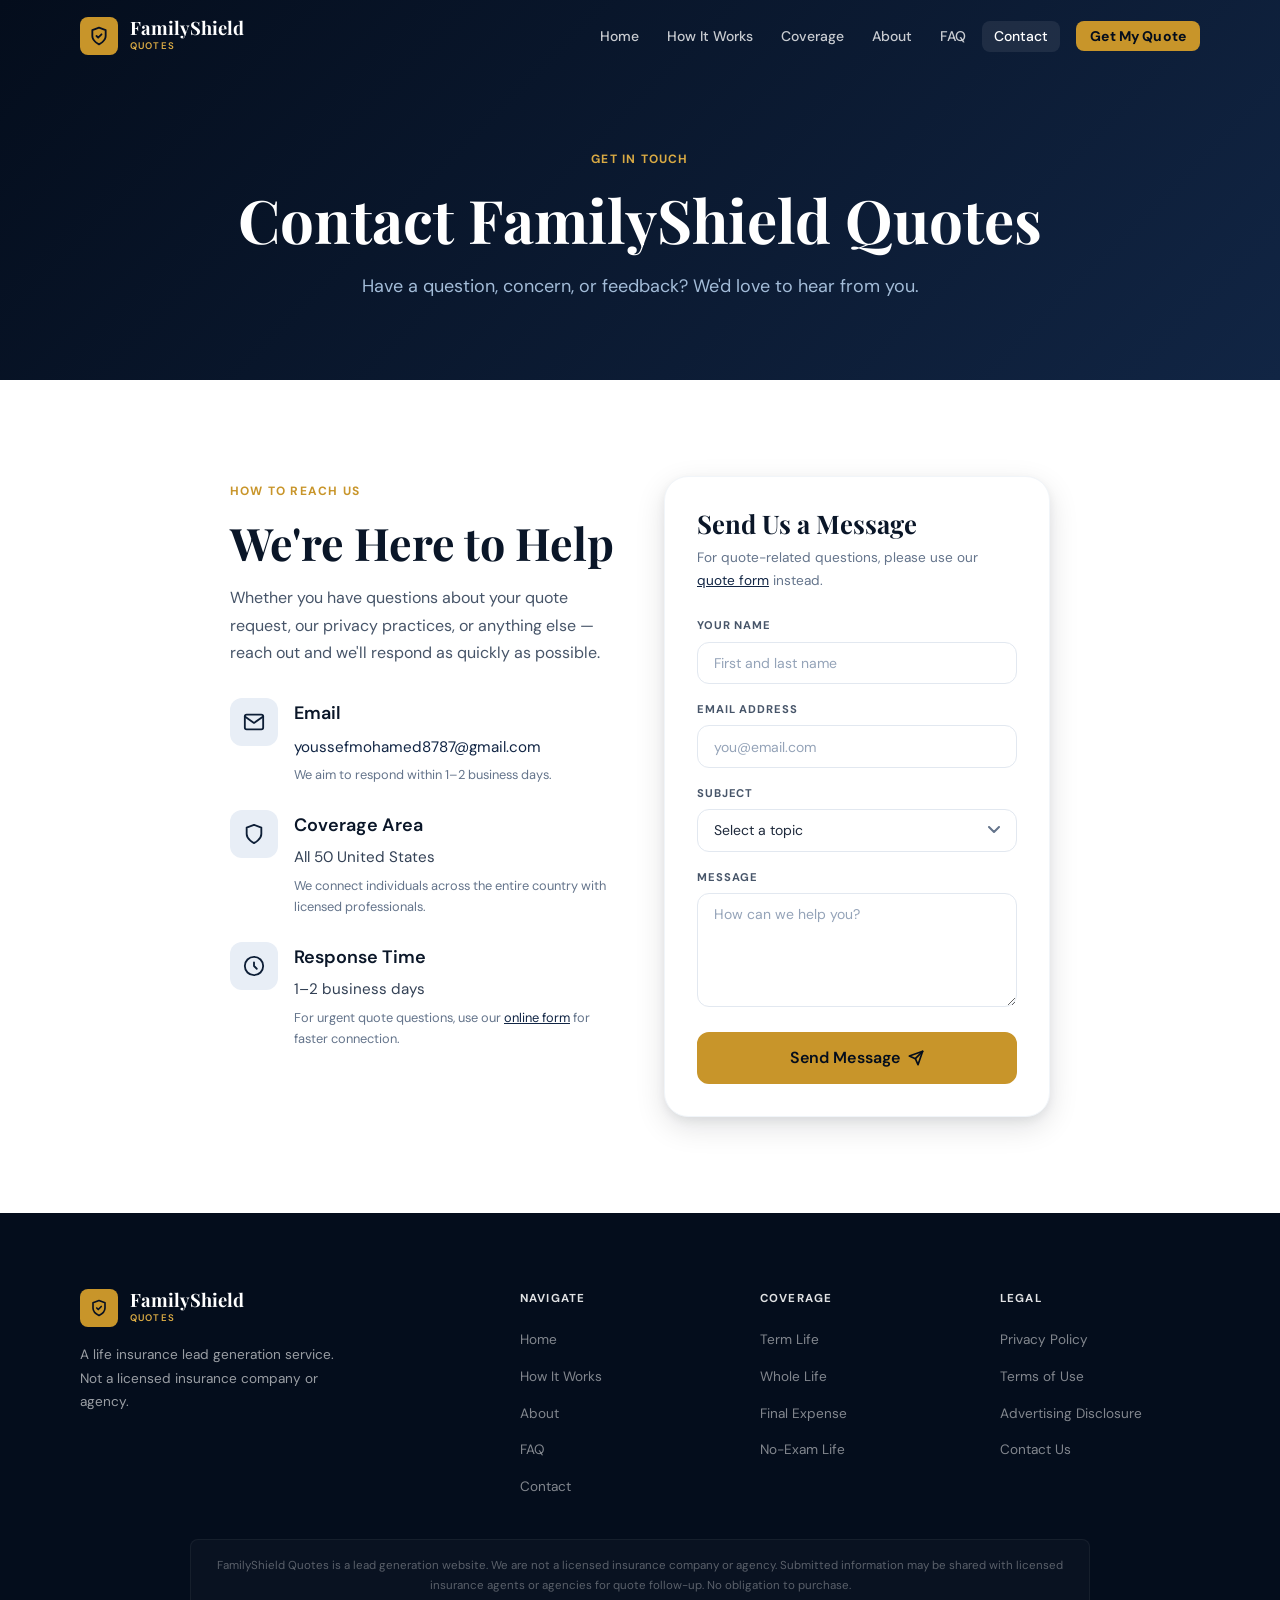
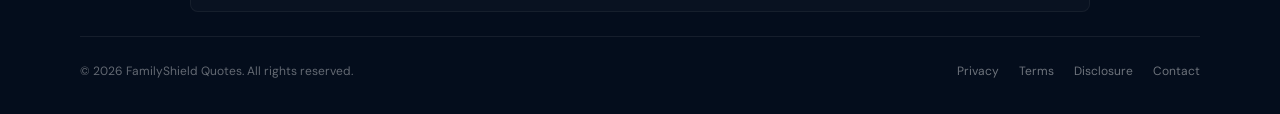
<file: contact.html>
<!DOCTYPE html>
<html lang="en">
<head>
  <meta charset="UTF-8" /><meta name="viewport" content="width=device-width, initial-scale=1.0" />
  <title>Contact Us | FamilyShield Quotes</title>
  <meta name="description" content="Have a question about FamilyShield Quotes? Contact us by email and we'll get back to you promptly." />
  <link rel="preconnect" href="https://fonts.googleapis.com"><link rel="preconnect" href="https://fonts.gstatic.com" crossorigin>
  <link rel="stylesheet" href="styles.css" />
  <link rel="icon" type="image/svg+xml" href="data:image/svg+xml,%3Csvg xmlns='http://www.w3.org/2000/svg' viewBox='0 0 24 24'%3E%3Crect width='24' height='24' rx='5' fill='%23c8952a'/%3E%3Cpath d='M12 20s7-3.5 7-8.75V6L12 3.5 5 6v5.25C5 16.5 12 20 12 20z' fill='%230a1628'/%3E%3C/svg%3E">
</head>
<body>
<header class="nav" id="nav">
  <div class="container nav-inner">
    <a href="index.html" class="nav-logo" aria-label="FamilyShield Quotes home">
      <span class="nav-logo-icon" aria-hidden="true"><svg width="20" height="20" viewBox="0 0 24 24" fill="none" stroke="currentColor" stroke-width="2.2" stroke-linecap="round" stroke-linejoin="round"><path d="M12 22s8-4 8-10V5l-8-3-8 3v7c0 6 8 10 8 10z"/><path d="M9 12l2 2 4-4"/></svg></span>
      <span class="nav-logo-text"><span class="brand">FamilyShield</span><span class="sub">Quotes</span></span>
    </a>
    <button class="nav-toggle" id="navToggle" aria-label="Toggle menu" aria-expanded="false"><svg width="22" height="22" viewBox="0 0 24 24" fill="none" stroke="currentColor" stroke-width="2" stroke-linecap="round"><path d="M3 6h18M3 12h18M3 18h18"/></svg></button>
    <ul class="nav-links" id="navLinks">
      <li><a href="index.html">Home</a></li><li><a href="how-it-works.html">How It Works</a></li><li><a href="index.html#coverage">Coverage</a></li><li><a href="about.html">About</a></li><li><a href="faq.html">FAQ</a></li><li><a href="contact.html" class="active">Contact</a></li>
      <li><a href="index.html#quote" class="btn btn-sm nav-cta">Get My Quote</a></li>
    </ul>
  </div>
</header>

<section class="page-hero">
  <div class="container">
    <span class="eyebrow">Get in Touch</span>
    <h1>Contact FamilyShield Quotes</h1>
    <p class="lead">Have a question, concern, or feedback? We'd love to hear from you.</p>
  </div>
</section>

<section class="section">
  <div class="container" style="max-width:900px;">
    <div style="display:grid;grid-template-columns:1fr 1fr;gap:3rem;align-items:start;" class="contact-layout">

      <!-- Info -->
      <div>
        <span class="eyebrow">How to Reach Us</span>
        <h2 style="margin-bottom:1rem;">We're Here to Help</h2>
        <p style="color:var(--gray-600);margin-bottom:2rem;">Whether you have questions about your quote request, our privacy practices, or anything else — reach out and we'll respond as quickly as possible.</p>

        <div style="display:flex;flex-direction:column;gap:1.5rem;">
          <div style="display:flex;gap:1rem;align-items:flex-start;">
            <span style="width:48px;height:48px;border-radius:var(--radius-lg);background:var(--navy-50);color:var(--navy-700);display:flex;align-items:center;justify-content:center;flex-shrink:0;">
              <svg width="22" height="22" viewBox="0 0 24 24" fill="none" stroke="currentColor" stroke-width="2" stroke-linecap="round" stroke-linejoin="round"><path d="M4 4h16c1.1 0 2 .9 2 2v12c0 1.1-.9 2-2 2H4c-1.1 0-2-.9-2-2V6c0-1.1.9-2 2-2z"/><polyline points="22,6 12,13 2,6"/></svg>
            </span>
            <div>
              <h4 style="margin-bottom:0.25rem;">Email</h4>
              <a href="mailto:youssefmohamed8787@gmail.com" style="color:var(--navy-600);font-size:0.95rem;">youssefmohamed8787@gmail.com</a>
              <p style="font-size:0.8rem;color:var(--gray-500);margin-top:0.25rem;">We aim to respond within 1–2 business days.</p>
            </div>
          </div>
          <div style="display:flex;gap:1rem;align-items:flex-start;">
            <span style="width:48px;height:48px;border-radius:var(--radius-lg);background:var(--navy-50);color:var(--navy-700);display:flex;align-items:center;justify-content:center;flex-shrink:0;">
              <svg width="22" height="22" viewBox="0 0 24 24" fill="none" stroke="currentColor" stroke-width="2" stroke-linecap="round" stroke-linejoin="round"><path d="M12 22s8-4 8-10V5l-8-3-8 3v7c0 6 8 10 8 10z"/></svg>
            </span>
            <div>
              <h4 style="margin-bottom:0.25rem;">Coverage Area</h4>
              <p style="font-size:0.95rem;color:var(--gray-700);">All 50 United States</p>
              <p style="font-size:0.8rem;color:var(--gray-500);margin-top:0.25rem;">We connect individuals across the entire country with licensed professionals.</p>
            </div>
          </div>
          <div style="display:flex;gap:1rem;align-items:flex-start;">
            <span style="width:48px;height:48px;border-radius:var(--radius-lg);background:var(--navy-50);color:var(--navy-700);display:flex;align-items:center;justify-content:center;flex-shrink:0;">
              <svg width="22" height="22" viewBox="0 0 24 24" fill="none" stroke="currentColor" stroke-width="2" stroke-linecap="round" stroke-linejoin="round"><circle cx="12" cy="12" r="10"/><path d="M12 8v4l3 3"/></svg>
            </span>
            <div>
              <h4 style="margin-bottom:0.25rem;">Response Time</h4>
              <p style="font-size:0.95rem;color:var(--gray-700);">1–2 business days</p>
              <p style="font-size:0.8rem;color:var(--gray-500);margin-top:0.25rem;">For urgent quote questions, use our <a href="index.html#quote" style="color:var(--navy-600);text-decoration:underline">online form</a> for faster connection.</p>
            </div>
          </div>
        </div>
      </div>

      <!-- Form -->
      <div>
        <div style="background:var(--white);border-radius:var(--radius-2xl);box-shadow:var(--shadow-lg);border:1px solid var(--gray-100);padding:2rem;">
          <h3 style="margin-bottom:0.5rem;">Send Us a Message</h3>
          <p style="font-size:0.85rem;color:var(--gray-500);margin-bottom:1.5rem;">For quote-related questions, please use our <a href="index.html#quote" style="color:var(--navy-600);text-decoration:underline">quote form</a> instead.</p>

          <form id="contactForm" novalidate>
            <div class="form-group">
              <label for="c-name">Your Name</label>
              <input class="form-control" id="c-name" name="name" type="text" placeholder="First and last name" autocomplete="name" required>
            </div>
            <div class="form-group">
              <label for="c-email">Email Address</label>
              <input class="form-control" id="c-email" name="email" type="email" placeholder="you@email.com" autocomplete="email" required>
            </div>
            <div class="form-group">
              <label for="c-subject">Subject</label>
              <select class="form-control" id="c-subject" name="subject" required>
                <option value="">Select a topic</option>
                <option>Question about my quote request</option>
                <option>Privacy or data question</option>
                <option>General inquiry</option>
                <option>Feedback</option>
                <option>Other</option>
              </select>
            </div>
            <div class="form-group">
              <label for="c-message">Message</label>
              <textarea class="form-control" id="c-message" name="message" rows="5" placeholder="How can we help you?" required style="resize:vertical;"></textarea>
            </div>
            <button type="submit" class="btn btn-primary btn-lg" style="width:100%;justify-content:center;">
              Send Message
              <svg width="16" height="16" viewBox="0 0 24 24" fill="none" stroke="currentColor" stroke-width="2.5" stroke-linecap="round" stroke-linejoin="round" aria-hidden="true"><line x1="22" y1="2" x2="11" y2="13"/><polygon points="22 2 15 22 11 13 2 9 22 2"/></svg>
            </button>
          </form>

          <div id="contactSuccess" style="display:none;text-align:center;padding:2rem 1rem;">
            <div style="width:60px;height:60px;border-radius:50%;background:var(--green-100);color:var(--green-500);display:flex;align-items:center;justify-content:center;margin:0 auto 1rem;">
              <svg width="28" height="28" viewBox="0 0 24 24" fill="none" stroke="currentColor" stroke-width="2.5" stroke-linecap="round" stroke-linejoin="round"><polyline points="20 6 9 17 4 12"/></svg>
            </div>
            <h4 style="color:var(--navy-800);margin-bottom:0.5rem;">Message Received</h4>
            <p style="font-size:0.85rem;color:var(--gray-600);">Thank you for reaching out. We'll get back to you within 1–2 business days.</p>
          </div>
        </div>
      </div>
    </div>
  </div>
</section>

<footer class="footer" role="contentinfo">
  <div class="container">
    <div class="footer-grid">
      <div class="footer-brand">
        <a href="index.html" class="nav-logo"><span class="nav-logo-icon" aria-hidden="true"><svg width="18" height="18" viewBox="0 0 24 24" fill="none" stroke="currentColor" stroke-width="2.2" stroke-linecap="round" stroke-linejoin="round"><path d="M12 22s8-4 8-10V5l-8-3-8 3v7c0 6 8 10 8 10z"/><path d="M9 12l2 2 4-4"/></svg></span><span class="nav-logo-text"><span class="brand">FamilyShield</span><span class="sub">Quotes</span></span></a>
        <p>A life insurance lead generation service. Not a licensed insurance company or agency.</p>
      </div>
      <nav class="footer-col"><h5>Navigate</h5><ul><li><a href="index.html">Home</a></li><li><a href="how-it-works.html">How It Works</a></li><li><a href="about.html">About</a></li><li><a href="faq.html">FAQ</a></li><li><a href="contact.html">Contact</a></li></ul></nav>
      <nav class="footer-col"><h5>Coverage</h5><ul><li><a href="index.html#coverage">Term Life</a></li><li><a href="index.html#coverage">Whole Life</a></li><li><a href="index.html#coverage">Final Expense</a></li><li><a href="index.html#coverage">No-Exam Life</a></li></ul></nav>
      <nav class="footer-col"><h5>Legal</h5><ul><li><a href="privacy.html">Privacy Policy</a></li><li><a href="terms.html">Terms of Use</a></li><li><a href="disclaimer.html">Advertising Disclosure</a></li><li><a href="contact.html">Contact Us</a></li></ul></nav>
    </div>
    <div class="footer-disclosure" role="note">FamilyShield Quotes is a lead generation website. We are not a licensed insurance company or agency. Submitted information may be shared with licensed insurance agents or agencies for quote follow-up. No obligation to purchase.</div>
    <hr class="footer-divider">
    <div class="footer-bottom">
      <p>&copy; <span id="footerYear"></span> FamilyShield Quotes. All rights reserved.</p>
      <nav class="footer-bottom-links"><a href="privacy.html">Privacy</a><a href="terms.html">Terms</a><a href="disclaimer.html">Disclosure</a><a href="contact.html">Contact</a></nav>
    </div>
  </div>
</footer>
<script src="main.js" defer></script>
<script>
  const form = document.getElementById('contactForm');
  const success = document.getElementById('contactSuccess');
  if (form) {
    form.addEventListener('submit', (e) => {
      e.preventDefault();
      form.style.display = 'none';
      success.style.display = 'block';
    });
  }
  // Make contact layout responsive
  const cl = document.querySelector('.contact-layout');
  if (cl && window.innerWidth < 768) {
    cl.style.gridTemplateColumns = '1fr';
  }
</script>
</body>
</html>
</file>
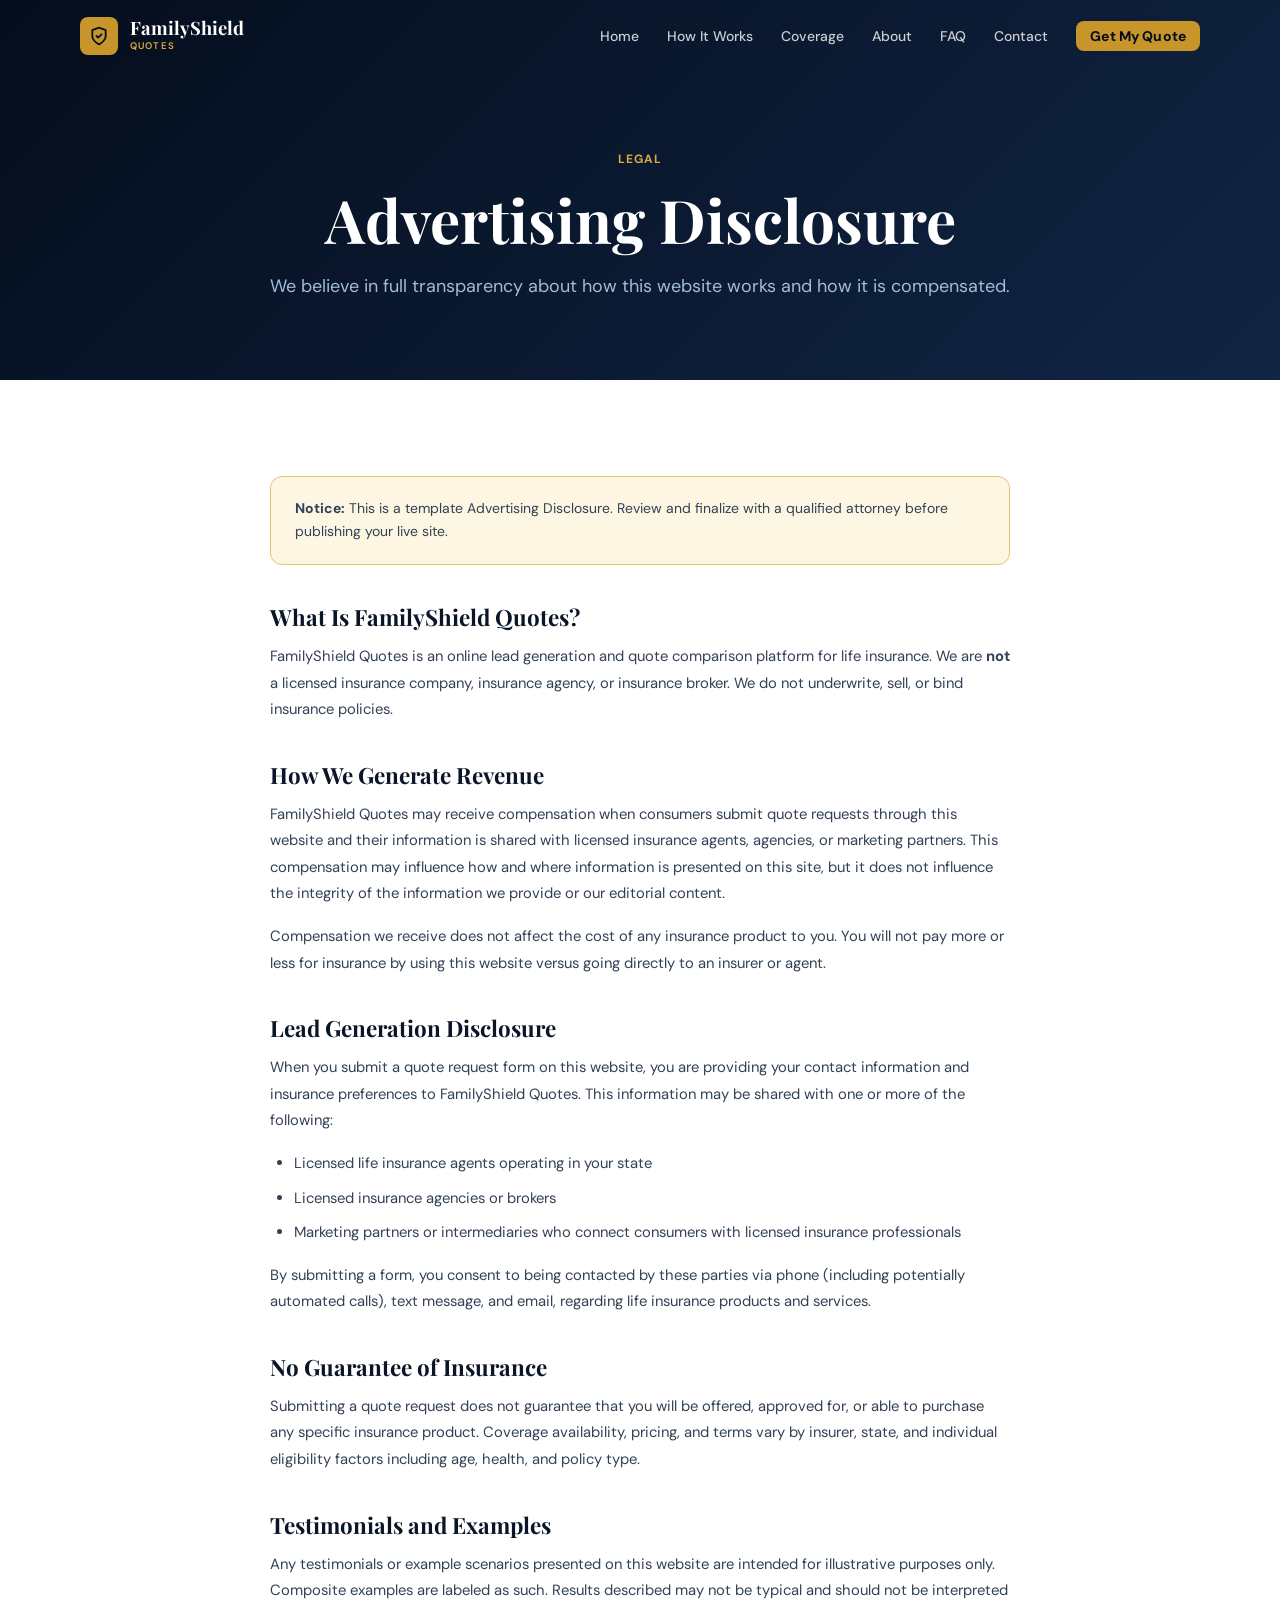
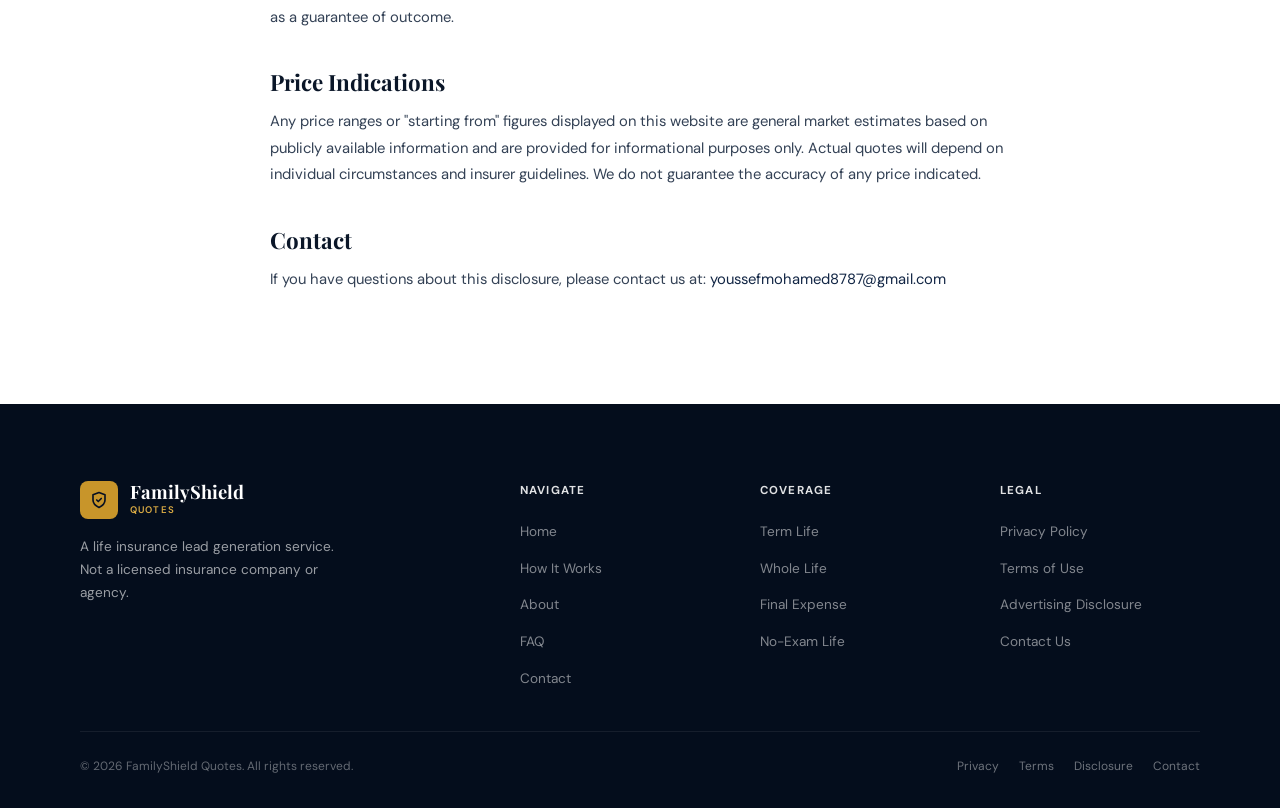
<file: disclaimer.html>
<!DOCTYPE html>
<html lang="en">
<head>
  <meta charset="UTF-8" /><meta name="viewport" content="width=device-width, initial-scale=1.0" />
  <title>Advertising Disclosure | FamilyShield Quotes</title>
  <meta name="description" content="FamilyShield Quotes Advertising Disclosure — understanding how this lead generation site operates and how we are compensated." />
  <link rel="preconnect" href="https://fonts.googleapis.com"><link rel="preconnect" href="https://fonts.gstatic.com" crossorigin>
  <link rel="stylesheet" href="styles.css" />
  <link rel="icon" type="image/svg+xml" href="data:image/svg+xml,%3Csvg xmlns='http://www.w3.org/2000/svg' viewBox='0 0 24 24'%3E%3Crect width='24' height='24' rx='5' fill='%23c8952a'/%3E%3Cpath d='M12 20s7-3.5 7-8.75V6L12 3.5 5 6v5.25C5 16.5 12 20 12 20z' fill='%230a1628'/%3E%3C/svg%3E">
</head>
<body>
<header class="nav" id="nav">
  <div class="container nav-inner">
    <a href="index.html" class="nav-logo" aria-label="FamilyShield Quotes home">
      <span class="nav-logo-icon" aria-hidden="true"><svg width="20" height="20" viewBox="0 0 24 24" fill="none" stroke="currentColor" stroke-width="2.2" stroke-linecap="round" stroke-linejoin="round"><path d="M12 22s8-4 8-10V5l-8-3-8 3v7c0 6 8 10 8 10z"/><path d="M9 12l2 2 4-4"/></svg></span>
      <span class="nav-logo-text"><span class="brand">FamilyShield</span><span class="sub">Quotes</span></span>
    </a>
    <button class="nav-toggle" id="navToggle" aria-label="Toggle menu" aria-expanded="false"><svg width="22" height="22" viewBox="0 0 24 24" fill="none" stroke="currentColor" stroke-width="2" stroke-linecap="round"><path d="M3 6h18M3 12h18M3 18h18"/></svg></button>
    <ul class="nav-links" id="navLinks">
      <li><a href="index.html">Home</a></li><li><a href="how-it-works.html">How It Works</a></li><li><a href="index.html#coverage">Coverage</a></li><li><a href="about.html">About</a></li><li><a href="faq.html">FAQ</a></li><li><a href="contact.html">Contact</a></li>
      <li><a href="index.html#quote" class="btn btn-sm nav-cta">Get My Quote</a></li>
    </ul>
  </div>
</header>

<section class="page-hero">
  <div class="container">
    <span class="eyebrow">Legal</span>
    <h1>Advertising Disclosure</h1>
    <p class="lead">We believe in full transparency about how this website works and how it is compensated.</p>
  </div>
</section>

<section class="section">
  <div class="container" style="max-width:820px;">
    <div style="background:var(--gold-50);border:1px solid var(--gold-200);border-radius:var(--radius-lg);padding:1.25rem 1.5rem;margin-bottom:2.5rem;font-size:0.875rem;color:var(--gray-700);">
      <strong>Notice:</strong> This is a template Advertising Disclosure. Review and finalize with a qualified attorney before publishing your live site.
    </div>

    <style>
      .legal-content h2 { font-size:1.4rem; margin-top:2.5rem; margin-bottom:0.75rem; }
      .legal-content p  { color:var(--gray-700); margin-bottom:1rem; max-width:100%; font-size:0.925rem; line-height:1.8; }
      .legal-content ul { color:var(--gray-700); margin-bottom:1rem; padding-left:1.5rem; list-style:disc; font-size:0.925rem; line-height:1.8; }
      .legal-content ul li { margin-bottom:0.5rem; }
    </style>

    <div class="legal-content">

      <h2>What Is FamilyShield Quotes?</h2>
      <p>FamilyShield Quotes is an online lead generation and quote comparison platform for life insurance. We are <strong>not</strong> a licensed insurance company, insurance agency, or insurance broker. We do not underwrite, sell, or bind insurance policies.</p>

      <h2>How We Generate Revenue</h2>
      <p>FamilyShield Quotes may receive compensation when consumers submit quote requests through this website and their information is shared with licensed insurance agents, agencies, or marketing partners. This compensation may influence how and where information is presented on this site, but it does not influence the integrity of the information we provide or our editorial content.</p>
      <p>Compensation we receive does not affect the cost of any insurance product to you. You will not pay more or less for insurance by using this website versus going directly to an insurer or agent.</p>

      <h2>Lead Generation Disclosure</h2>
      <p>When you submit a quote request form on this website, you are providing your contact information and insurance preferences to FamilyShield Quotes. This information may be shared with one or more of the following:</p>
      <ul>
        <li>Licensed life insurance agents operating in your state</li>
        <li>Licensed insurance agencies or brokers</li>
        <li>Marketing partners or intermediaries who connect consumers with licensed insurance professionals</li>
      </ul>
      <p>By submitting a form, you consent to being contacted by these parties via phone (including potentially automated calls), text message, and email, regarding life insurance products and services.</p>

      <h2>No Guarantee of Insurance</h2>
      <p>Submitting a quote request does not guarantee that you will be offered, approved for, or able to purchase any specific insurance product. Coverage availability, pricing, and terms vary by insurer, state, and individual eligibility factors including age, health, and policy type.</p>

      <h2>Testimonials and Examples</h2>
      <p>Any testimonials or example scenarios presented on this website are intended for illustrative purposes only. Composite examples are labeled as such. Results described may not be typical and should not be interpreted as a guarantee of outcome.</p>

      <h2>Price Indications</h2>
      <p>Any price ranges or "starting from" figures displayed on this website are general market estimates based on publicly available information and are provided for informational purposes only. Actual quotes will depend on individual circumstances and insurer guidelines. We do not guarantee the accuracy of any price indicated.</p>

      <h2>Contact</h2>
      <p>If you have questions about this disclosure, please contact us at: <a href="mailto:youssefmohamed8787@gmail.com" style="color:var(--navy-600);">youssefmohamed8787@gmail.com</a></p>
    </div>
  </div>
</section>

<footer class="footer" role="contentinfo">
  <div class="container">
    <div class="footer-grid">
      <div class="footer-brand">
        <a href="index.html" class="nav-logo"><span class="nav-logo-icon" aria-hidden="true"><svg width="18" height="18" viewBox="0 0 24 24" fill="none" stroke="currentColor" stroke-width="2.2" stroke-linecap="round" stroke-linejoin="round"><path d="M12 22s8-4 8-10V5l-8-3-8 3v7c0 6 8 10 8 10z"/><path d="M9 12l2 2 4-4"/></svg></span><span class="nav-logo-text"><span class="brand">FamilyShield</span><span class="sub">Quotes</span></span></a>
        <p>A life insurance lead generation service. Not a licensed insurance company or agency.</p>
      </div>
      <nav class="footer-col"><h5>Navigate</h5><ul><li><a href="index.html">Home</a></li><li><a href="how-it-works.html">How It Works</a></li><li><a href="about.html">About</a></li><li><a href="faq.html">FAQ</a></li><li><a href="contact.html">Contact</a></li></ul></nav>
      <nav class="footer-col"><h5>Coverage</h5><ul><li><a href="index.html#coverage">Term Life</a></li><li><a href="index.html#coverage">Whole Life</a></li><li><a href="index.html#coverage">Final Expense</a></li><li><a href="index.html#coverage">No-Exam Life</a></li></ul></nav>
      <nav class="footer-col"><h5>Legal</h5><ul><li><a href="privacy.html">Privacy Policy</a></li><li><a href="terms.html">Terms of Use</a></li><li><a href="disclaimer.html">Advertising Disclosure</a></li><li><a href="contact.html">Contact Us</a></li></ul></nav>
    </div>
    <hr class="footer-divider">
    <div class="footer-bottom">
      <p>&copy; <span id="footerYear"></span> FamilyShield Quotes. All rights reserved.</p>
      <nav class="footer-bottom-links"><a href="privacy.html">Privacy</a><a href="terms.html">Terms</a><a href="disclaimer.html">Disclosure</a><a href="contact.html">Contact</a></nav>
    </div>
  </div>
</footer>
<script src="main.js" defer></script>
</body>
</html>
</file>
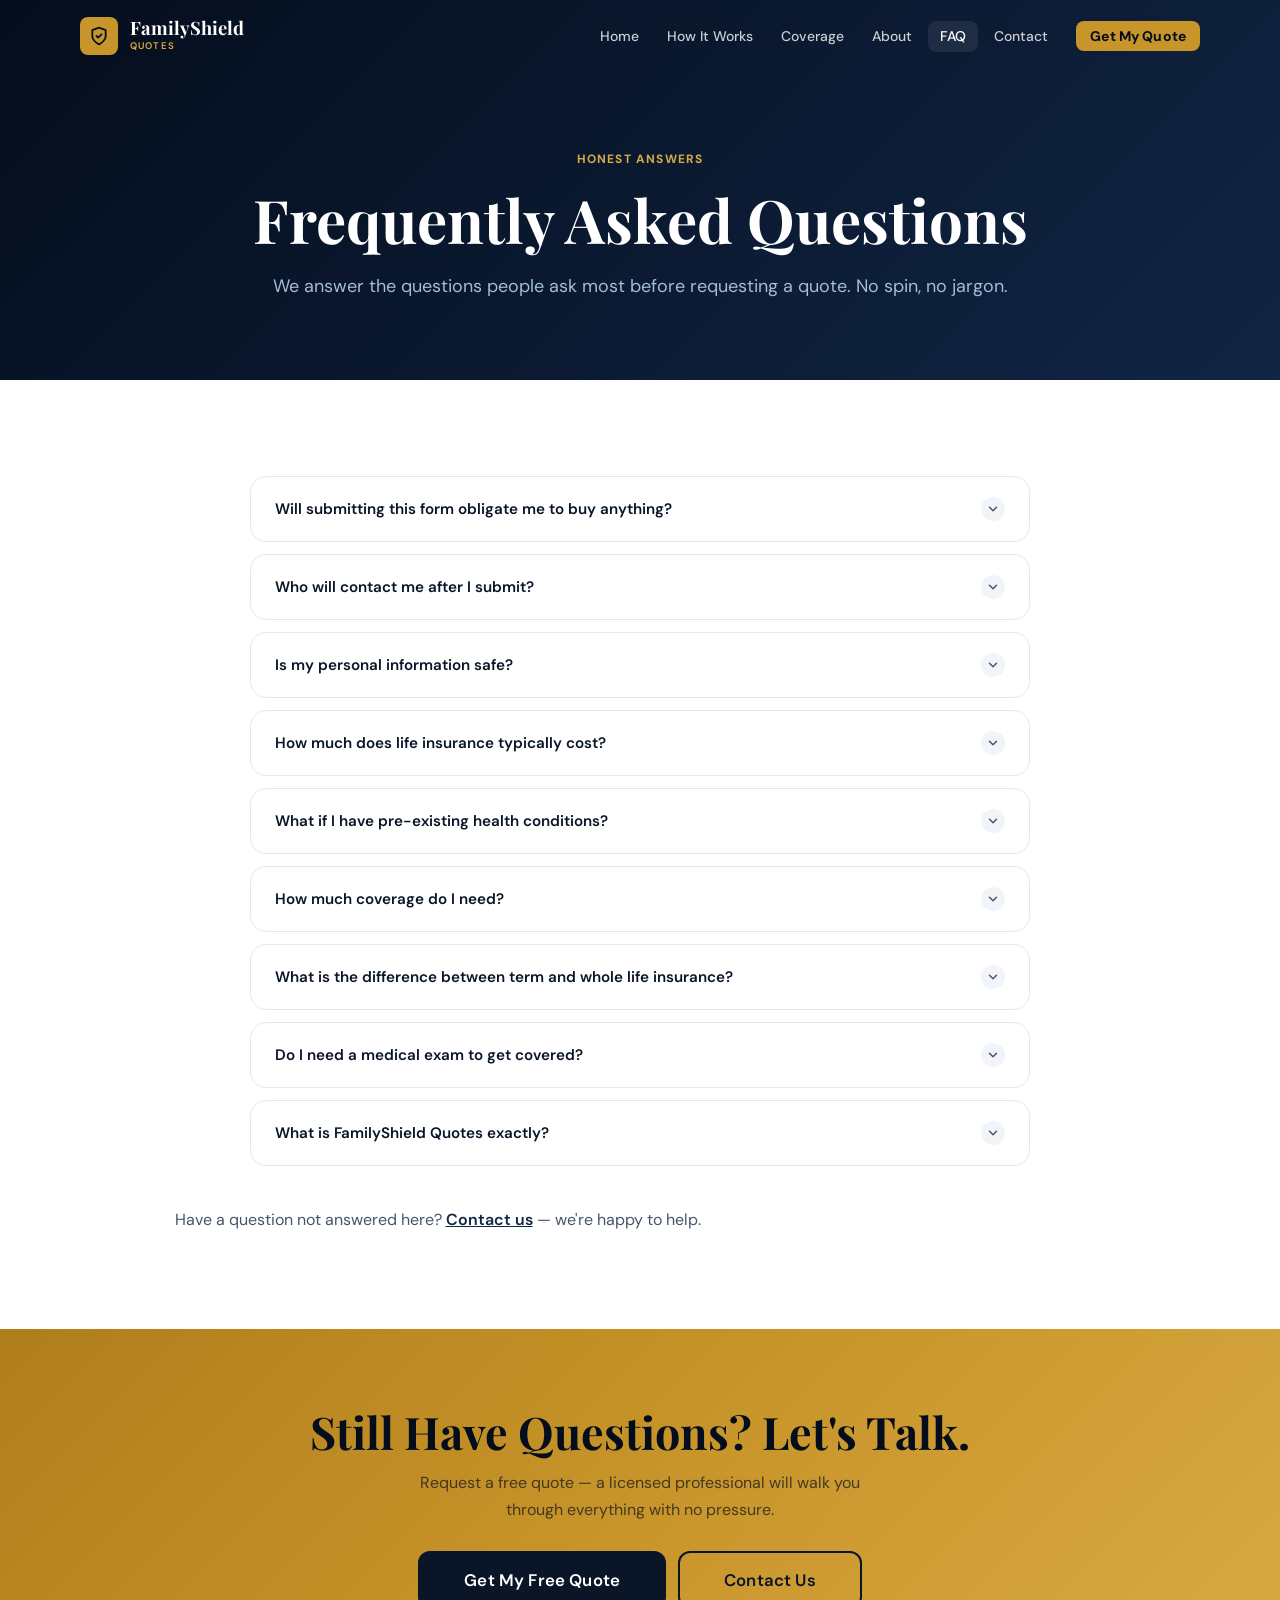
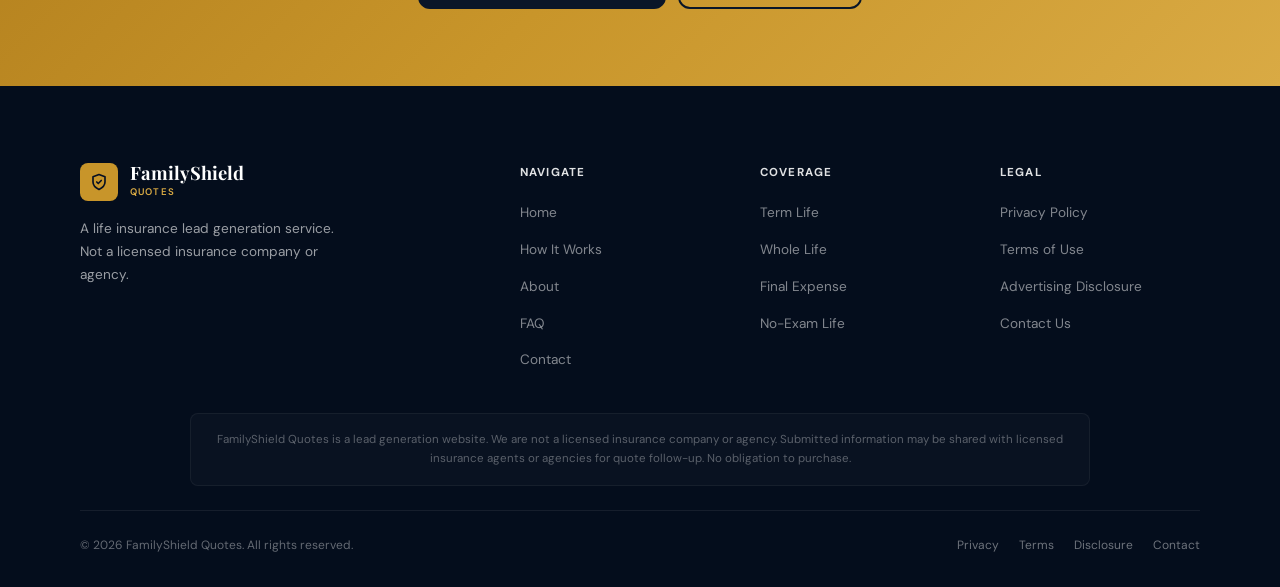
<file: faq.html>
<!DOCTYPE html>
<html lang="en">
<head>
  <meta charset="UTF-8" /><meta name="viewport" content="width=device-width, initial-scale=1.0" />
  <title>FAQ | FamilyShield Quotes</title>
  <meta name="description" content="Frequently asked questions about FamilyShield Quotes — how the process works, privacy, costs, and what to expect after submitting." />
  <link rel="preconnect" href="https://fonts.googleapis.com"><link rel="preconnect" href="https://fonts.gstatic.com" crossorigin>
  <link rel="stylesheet" href="styles.css" />
  <link rel="icon" type="image/svg+xml" href="data:image/svg+xml,%3Csvg xmlns='http://www.w3.org/2000/svg' viewBox='0 0 24 24'%3E%3Crect width='24' height='24' rx='5' fill='%23c8952a'/%3E%3Cpath d='M12 20s7-3.5 7-8.75V6L12 3.5 5 6v5.25C5 16.5 12 20 12 20z' fill='%230a1628'/%3E%3C/svg%3E">
</head>
<body>
<header class="nav" id="nav">
  <div class="container nav-inner">
    <a href="index.html" class="nav-logo" aria-label="FamilyShield Quotes home">
      <span class="nav-logo-icon" aria-hidden="true"><svg width="20" height="20" viewBox="0 0 24 24" fill="none" stroke="currentColor" stroke-width="2.2" stroke-linecap="round" stroke-linejoin="round"><path d="M12 22s8-4 8-10V5l-8-3-8 3v7c0 6 8 10 8 10z"/><path d="M9 12l2 2 4-4"/></svg></span>
      <span class="nav-logo-text"><span class="brand">FamilyShield</span><span class="sub">Quotes</span></span>
    </a>
    <button class="nav-toggle" id="navToggle" aria-label="Toggle menu" aria-expanded="false"><svg width="22" height="22" viewBox="0 0 24 24" fill="none" stroke="currentColor" stroke-width="2" stroke-linecap="round"><path d="M3 6h18M3 12h18M3 18h18"/></svg></button>
    <ul class="nav-links" id="navLinks">
      <li><a href="index.html">Home</a></li><li><a href="how-it-works.html">How It Works</a></li><li><a href="index.html#coverage">Coverage</a></li><li><a href="about.html">About</a></li><li><a href="faq.html" class="active">FAQ</a></li><li><a href="contact.html">Contact</a></li>
      <li><a href="index.html#quote" class="btn btn-sm nav-cta">Get My Quote</a></li>
    </ul>
  </div>
</header>

<section class="page-hero">
  <div class="container">
    <span class="eyebrow">Honest Answers</span>
    <h1>Frequently Asked Questions</h1>
    <p class="lead">We answer the questions people ask most before requesting a quote. No spin, no jargon.</p>
  </div>
</section>

<section class="section">
  <div class="container">
    <div class="faq-list" role="list">

      <div class="faq-item" role="listitem">
        <button class="faq-question" aria-expanded="false">Will submitting this form obligate me to buy anything?
          <span class="faq-chevron" aria-hidden="true"><svg width="14" height="14" viewBox="0 0 24 24" fill="none" stroke="currentColor" stroke-width="2.5" stroke-linecap="round" stroke-linejoin="round"><polyline points="6 9 12 15 18 9"/></svg></span>
        </button>
        <div class="faq-answer">Absolutely not. Submitting your information is completely free and carries zero commitment to purchase. A licensed professional will reach out to discuss your options, but buying anything is 100% your decision.</div>
      </div>

      <div class="faq-item" role="listitem">
        <button class="faq-question" aria-expanded="false">Who will contact me after I submit?
          <span class="faq-chevron" aria-hidden="true"><svg width="14" height="14" viewBox="0 0 24 24" fill="none" stroke="currentColor" stroke-width="2.5" stroke-linecap="round" stroke-linejoin="round"><polyline points="6 9 12 15 18 9"/></svg></span>
        </button>
        <div class="faq-answer">Your information is shared with licensed insurance professionals or agencies who can provide life insurance quotes in your state. FamilyShield Quotes is a lead generation service — we connect you with licensed agents; we are not agents ourselves.</div>
      </div>

      <div class="faq-item" role="listitem">
        <button class="faq-question" aria-expanded="false">Is my personal information safe?
          <span class="faq-chevron" aria-hidden="true"><svg width="14" height="14" viewBox="0 0 24 24" fill="none" stroke="currentColor" stroke-width="2.5" stroke-linecap="round" stroke-linejoin="round"><polyline points="6 9 12 15 18 9"/></svg></span>
        </button>
        <div class="faq-answer">We take privacy seriously. Your data is encrypted using SSL/TLS and is only shared with licensed insurance professionals for the purpose of providing a quote. We do not sell your data to general marketers or unaffiliated third parties. See our full <a href="privacy.html" style="color:var(--navy-600);text-decoration:underline">Privacy Policy</a>.</div>
      </div>

      <div class="faq-item" role="listitem">
        <button class="faq-question" aria-expanded="false">How much does life insurance typically cost?
          <span class="faq-chevron" aria-hidden="true"><svg width="14" height="14" viewBox="0 0 24 24" fill="none" stroke="currentColor" stroke-width="2.5" stroke-linecap="round" stroke-linejoin="round"><polyline points="6 9 12 15 18 9"/></svg></span>
        </button>
        <div class="faq-answer">Life insurance premiums vary based on age, health, coverage amount, policy type, and insurer. A healthy 30-year-old may qualify for $500,000 of 20-year term coverage for around $18–$25 per month. The best way to find your actual rate is to request a personalized quote — which is exactly what our form does.</div>
      </div>

      <div class="faq-item" role="listitem">
        <button class="faq-question" aria-expanded="false">What if I have pre-existing health conditions?
          <span class="faq-chevron" aria-hidden="true"><svg width="14" height="14" viewBox="0 0 24 24" fill="none" stroke="currentColor" stroke-width="2.5" stroke-linecap="round" stroke-linejoin="round"><polyline points="6 9 12 15 18 9"/></svg></span>
        </button>
        <div class="faq-answer">Having a health condition doesn't necessarily disqualify you. Many insurers offer guaranteed issue or simplified underwriting policies that don't require a medical exam. A licensed agent can walk you through the options best suited to your specific health situation.</div>
      </div>

      <div class="faq-item" role="listitem">
        <button class="faq-question" aria-expanded="false">How much coverage do I need?
          <span class="faq-chevron" aria-hidden="true"><svg width="14" height="14" viewBox="0 0 24 24" fill="none" stroke="currentColor" stroke-width="2.5" stroke-linecap="round" stroke-linejoin="round"><polyline points="6 9 12 15 18 9"/></svg></span>
        </button>
        <div class="faq-answer">A common starting point is 10–12x your annual income, though the right amount depends on your debts, dependents, income replacement needs, and personal goals. The licensed professional who contacts you can help you calculate a coverage amount that makes sense for your situation.</div>
      </div>

      <div class="faq-item" role="listitem">
        <button class="faq-question" aria-expanded="false">What is the difference between term and whole life insurance?
          <span class="faq-chevron" aria-hidden="true"><svg width="14" height="14" viewBox="0 0 24 24" fill="none" stroke="currentColor" stroke-width="2.5" stroke-linecap="round" stroke-linejoin="round"><polyline points="6 9 12 15 18 9"/></svg></span>
        </button>
        <div class="faq-answer">Term life covers you for a set period (10, 20, or 30 years) and is typically the most affordable option. Whole life is permanent coverage that lasts your entire lifetime and builds a cash value component over time. The right choice depends on your budget, goals, and whether you want lifelong protection or targeted coverage for a specific period.</div>
      </div>

      <div class="faq-item" role="listitem">
        <button class="faq-question" aria-expanded="false">Do I need a medical exam to get covered?
          <span class="faq-chevron" aria-hidden="true"><svg width="14" height="14" viewBox="0 0 24 24" fill="none" stroke="currentColor" stroke-width="2.5" stroke-linecap="round" stroke-linejoin="round"><polyline points="6 9 12 15 18 9"/></svg></span>
        </button>
        <div class="faq-answer">Not necessarily. Many insurers now offer no-exam life insurance, which uses health questionnaires instead of physical exams. These policies can often be approved within days. We can connect you with agents who specialize in no-exam coverage if that's what you're looking for.</div>
      </div>

      <div class="faq-item" role="listitem">
        <button class="faq-question" aria-expanded="false">What is FamilyShield Quotes exactly?
          <span class="faq-chevron" aria-hidden="true"><svg width="14" height="14" viewBox="0 0 24 24" fill="none" stroke="currentColor" stroke-width="2.5" stroke-linecap="round" stroke-linejoin="round"><polyline points="6 9 12 15 18 9"/></svg></span>
        </button>
        <div class="faq-answer">FamilyShield Quotes is a life insurance lead generation and quote comparison platform. We are not a licensed insurance company or agency. When you submit a request, your information is shared with licensed insurance professionals who can provide actual quotes and guidance. See our <a href="disclaimer.html" style="color:var(--navy-600);text-decoration:underline">Advertising Disclosure</a> for full details.</div>
      </div>

    </div>

    <p style="text-align:center;margin-top:2.5rem;color:var(--gray-600);">
      Have a question not answered here?
      <a href="contact.html" style="color:var(--navy-600);font-weight:600;text-decoration:underline;">Contact us</a> — we're happy to help.
    </p>
  </div>
</section>

<section class="cta-band">
  <div class="container">
    <h2>Still Have Questions? Let's Talk.</h2>
    <p>Request a free quote — a licensed professional will walk you through everything with no pressure.</p>
    <div class="cta-band-btns">
      <a href="index.html#quote" class="btn btn-dark btn-xl">Get My Free Quote</a>
      <a href="contact.html" class="btn btn-outline btn-xl">Contact Us</a>
    </div>
  </div>
</section>

<footer class="footer" role="contentinfo">
  <div class="container">
    <div class="footer-grid">
      <div class="footer-brand">
        <a href="index.html" class="nav-logo"><span class="nav-logo-icon" aria-hidden="true"><svg width="18" height="18" viewBox="0 0 24 24" fill="none" stroke="currentColor" stroke-width="2.2" stroke-linecap="round" stroke-linejoin="round"><path d="M12 22s8-4 8-10V5l-8-3-8 3v7c0 6 8 10 8 10z"/><path d="M9 12l2 2 4-4"/></svg></span><span class="nav-logo-text"><span class="brand">FamilyShield</span><span class="sub">Quotes</span></span></a>
        <p>A life insurance lead generation service. Not a licensed insurance company or agency.</p>
      </div>
      <nav class="footer-col"><h5>Navigate</h5><ul><li><a href="index.html">Home</a></li><li><a href="how-it-works.html">How It Works</a></li><li><a href="about.html">About</a></li><li><a href="faq.html">FAQ</a></li><li><a href="contact.html">Contact</a></li></ul></nav>
      <nav class="footer-col"><h5>Coverage</h5><ul><li><a href="index.html#coverage">Term Life</a></li><li><a href="index.html#coverage">Whole Life</a></li><li><a href="index.html#coverage">Final Expense</a></li><li><a href="index.html#coverage">No-Exam Life</a></li></ul></nav>
      <nav class="footer-col"><h5>Legal</h5><ul><li><a href="privacy.html">Privacy Policy</a></li><li><a href="terms.html">Terms of Use</a></li><li><a href="disclaimer.html">Advertising Disclosure</a></li><li><a href="contact.html">Contact Us</a></li></ul></nav>
    </div>
    <div class="footer-disclosure" role="note">FamilyShield Quotes is a lead generation website. We are not a licensed insurance company or agency. Submitted information may be shared with licensed insurance agents or agencies for quote follow-up. No obligation to purchase.</div>
    <hr class="footer-divider">
    <div class="footer-bottom">
      <p>&copy; <span id="footerYear"></span> FamilyShield Quotes. All rights reserved.</p>
      <nav class="footer-bottom-links"><a href="privacy.html">Privacy</a><a href="terms.html">Terms</a><a href="disclaimer.html">Disclosure</a><a href="contact.html">Contact</a></nav>
    </div>
  </div>
</footer>
<script src="main.js" defer></script>
</body>
</html>
</file>
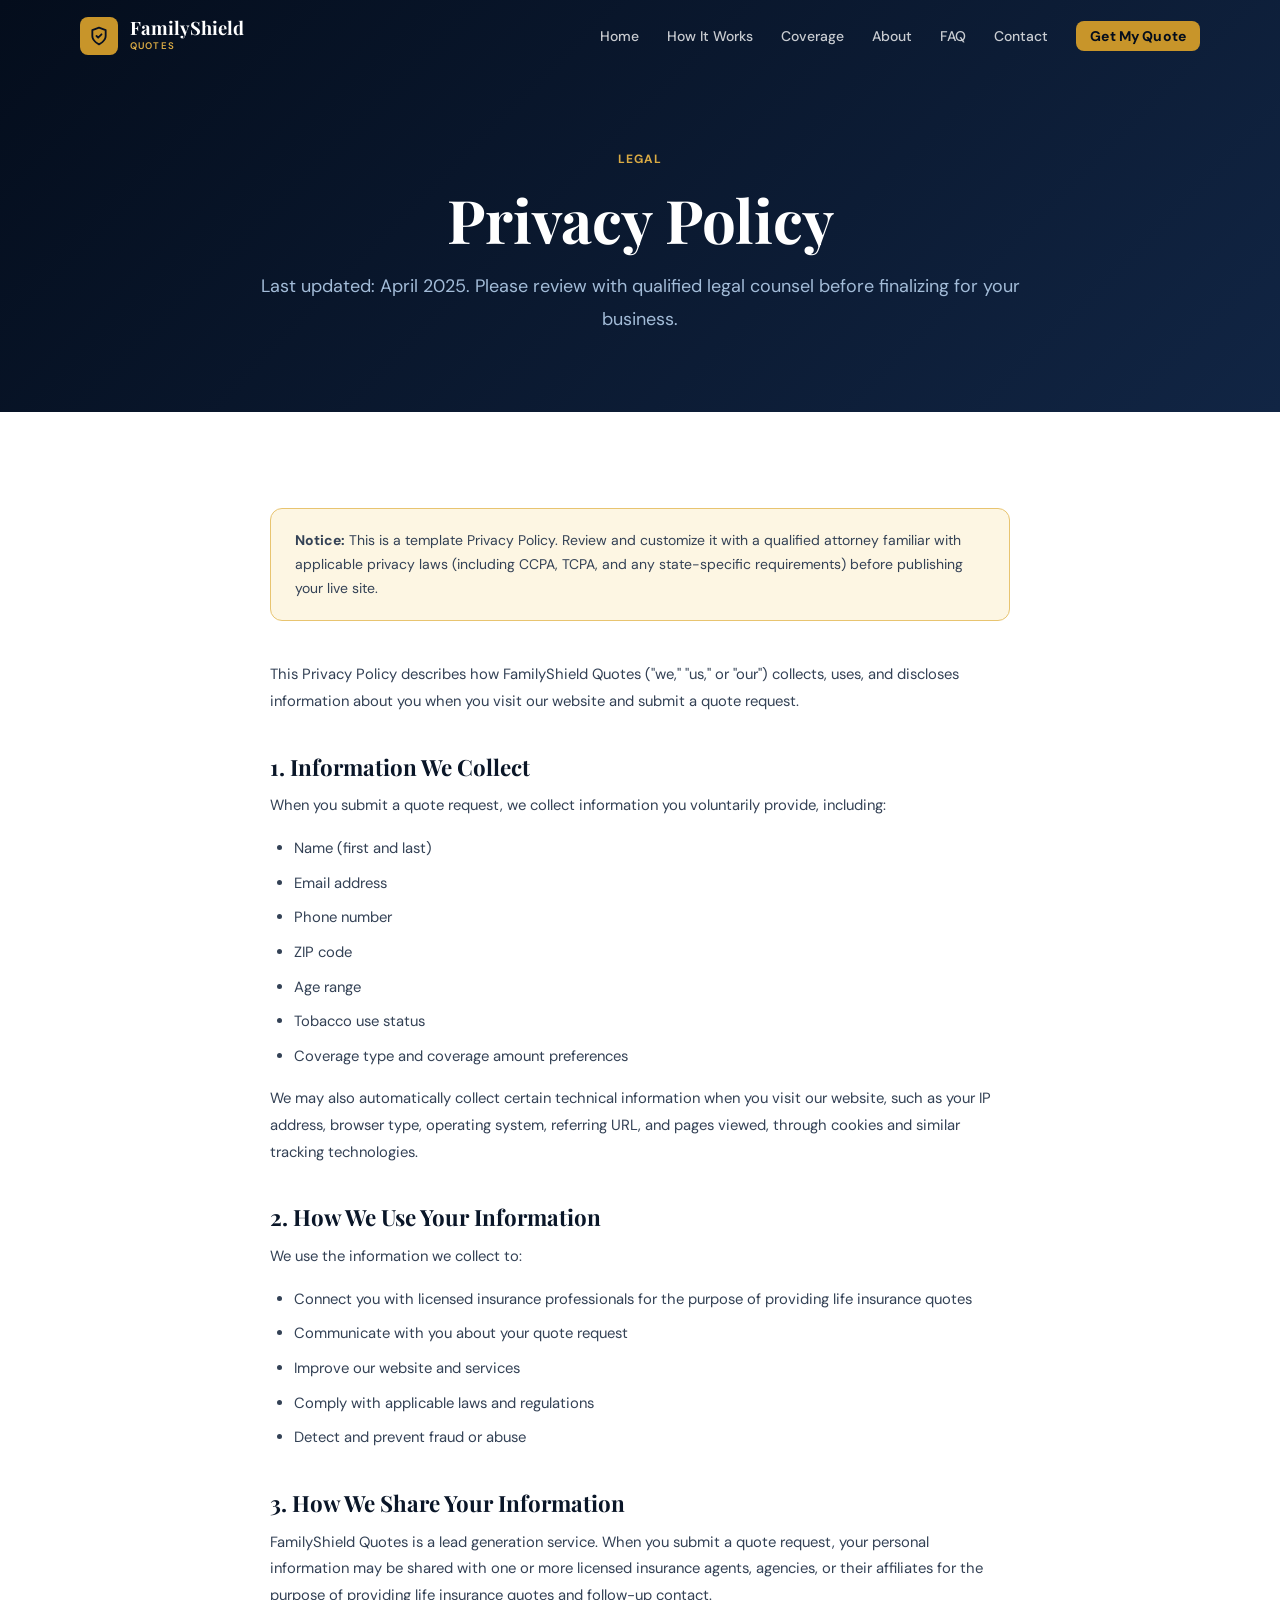
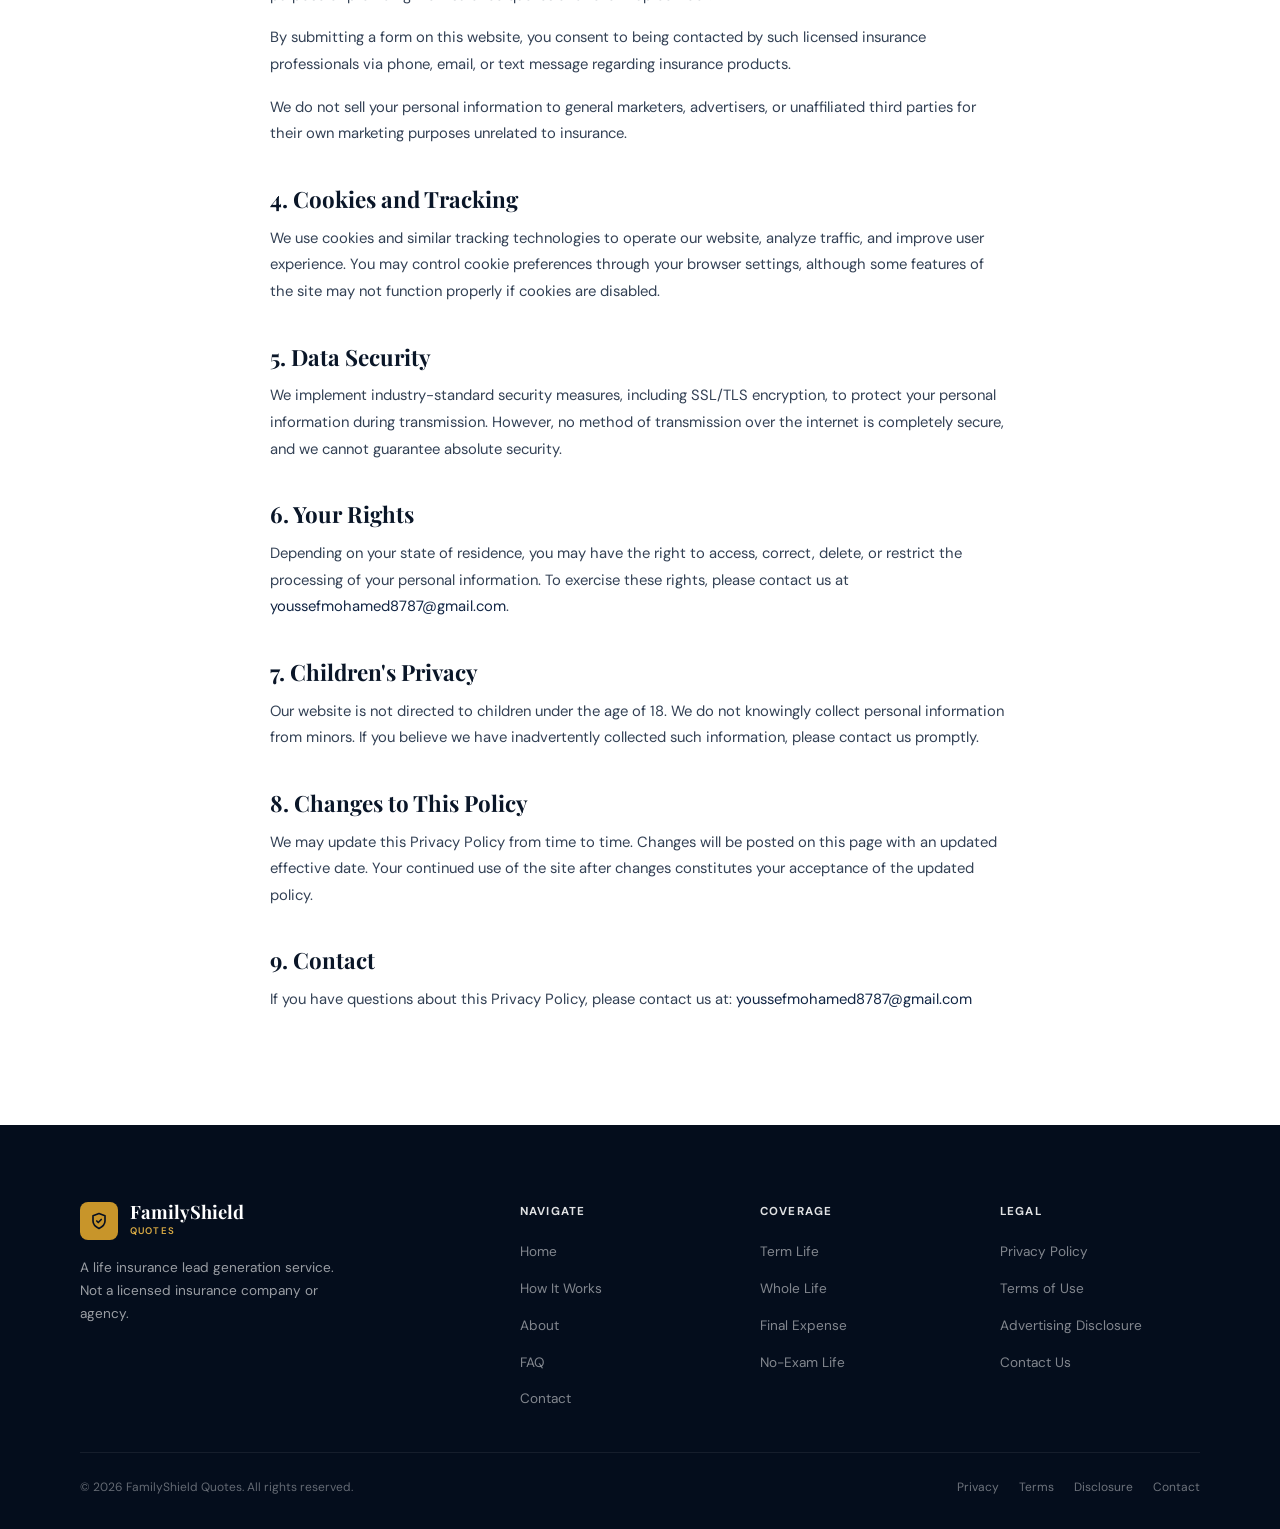
<file: privacy.html>
<!DOCTYPE html>
<html lang="en">
<head>
  <meta charset="UTF-8" /><meta name="viewport" content="width=device-width, initial-scale=1.0" />
  <title>Privacy Policy | FamilyShield Quotes</title>
  <meta name="description" content="FamilyShield Quotes Privacy Policy — how we collect, use, and protect your personal information." />
  <link rel="preconnect" href="https://fonts.googleapis.com"><link rel="preconnect" href="https://fonts.gstatic.com" crossorigin>
  <link rel="stylesheet" href="styles.css" />
  <link rel="icon" type="image/svg+xml" href="data:image/svg+xml,%3Csvg xmlns='http://www.w3.org/2000/svg' viewBox='0 0 24 24'%3E%3Crect width='24' height='24' rx='5' fill='%23c8952a'/%3E%3Cpath d='M12 20s7-3.5 7-8.75V6L12 3.5 5 6v5.25C5 16.5 12 20 12 20z' fill='%230a1628'/%3E%3C/svg%3E">
</head>
<body>
<header class="nav" id="nav">
  <div class="container nav-inner">
    <a href="index.html" class="nav-logo" aria-label="FamilyShield Quotes home">
      <span class="nav-logo-icon" aria-hidden="true"><svg width="20" height="20" viewBox="0 0 24 24" fill="none" stroke="currentColor" stroke-width="2.2" stroke-linecap="round" stroke-linejoin="round"><path d="M12 22s8-4 8-10V5l-8-3-8 3v7c0 6 8 10 8 10z"/><path d="M9 12l2 2 4-4"/></svg></span>
      <span class="nav-logo-text"><span class="brand">FamilyShield</span><span class="sub">Quotes</span></span>
    </a>
    <button class="nav-toggle" id="navToggle" aria-label="Toggle menu" aria-expanded="false"><svg width="22" height="22" viewBox="0 0 24 24" fill="none" stroke="currentColor" stroke-width="2" stroke-linecap="round"><path d="M3 6h18M3 12h18M3 18h18"/></svg></button>
    <ul class="nav-links" id="navLinks">
      <li><a href="index.html">Home</a></li><li><a href="how-it-works.html">How It Works</a></li><li><a href="index.html#coverage">Coverage</a></li><li><a href="about.html">About</a></li><li><a href="faq.html">FAQ</a></li><li><a href="contact.html">Contact</a></li>
      <li><a href="index.html#quote" class="btn btn-sm nav-cta">Get My Quote</a></li>
    </ul>
  </div>
</header>

<section class="page-hero">
  <div class="container">
    <span class="eyebrow">Legal</span>
    <h1>Privacy Policy</h1>
    <p class="lead">Last updated: April 2025. Please review with qualified legal counsel before finalizing for your business.</p>
  </div>
</section>

<section class="section">
  <div class="container" style="max-width:820px;">
    <div style="background:var(--gold-50);border:1px solid var(--gold-200);border-radius:var(--radius-lg);padding:1.25rem 1.5rem;margin-bottom:2.5rem;font-size:0.875rem;color:var(--gray-700);">
      <strong>Notice:</strong> This is a template Privacy Policy. Review and customize it with a qualified attorney familiar with applicable privacy laws (including CCPA, TCPA, and any state-specific requirements) before publishing your live site.
    </div>

    <style>
      .legal-content h2 { font-size:1.4rem; margin-top:2.5rem; margin-bottom:0.75rem; }
      .legal-content h3 { font-size:1.1rem; margin-top:1.75rem; margin-bottom:0.5rem; font-family:var(--font-body); }
      .legal-content p  { color:var(--gray-700); margin-bottom:1rem; max-width:100%; font-size:0.925rem; line-height:1.8; }
      .legal-content ul { color:var(--gray-700); margin-bottom:1rem; padding-left:1.5rem; list-style:disc; font-size:0.925rem; line-height:1.8; }
      .legal-content ul li { margin-bottom:0.5rem; }
    </style>

    <div class="legal-content">
      <p>This Privacy Policy describes how FamilyShield Quotes ("we," "us," or "our") collects, uses, and discloses information about you when you visit our website and submit a quote request.</p>

      <h2>1. Information We Collect</h2>
      <p>When you submit a quote request, we collect information you voluntarily provide, including:</p>
      <ul>
        <li>Name (first and last)</li>
        <li>Email address</li>
        <li>Phone number</li>
        <li>ZIP code</li>
        <li>Age range</li>
        <li>Tobacco use status</li>
        <li>Coverage type and coverage amount preferences</li>
      </ul>
      <p>We may also automatically collect certain technical information when you visit our website, such as your IP address, browser type, operating system, referring URL, and pages viewed, through cookies and similar tracking technologies.</p>

      <h2>2. How We Use Your Information</h2>
      <p>We use the information we collect to:</p>
      <ul>
        <li>Connect you with licensed insurance professionals for the purpose of providing life insurance quotes</li>
        <li>Communicate with you about your quote request</li>
        <li>Improve our website and services</li>
        <li>Comply with applicable laws and regulations</li>
        <li>Detect and prevent fraud or abuse</li>
      </ul>

      <h2>3. How We Share Your Information</h2>
      <p>FamilyShield Quotes is a lead generation service. When you submit a quote request, your personal information may be shared with one or more licensed insurance agents, agencies, or their affiliates for the purpose of providing life insurance quotes and follow-up contact.</p>
      <p>By submitting a form on this website, you consent to being contacted by such licensed insurance professionals via phone, email, or text message regarding insurance products.</p>
      <p>We do not sell your personal information to general marketers, advertisers, or unaffiliated third parties for their own marketing purposes unrelated to insurance.</p>

      <h2>4. Cookies and Tracking</h2>
      <p>We use cookies and similar tracking technologies to operate our website, analyze traffic, and improve user experience. You may control cookie preferences through your browser settings, although some features of the site may not function properly if cookies are disabled.</p>

      <h2>5. Data Security</h2>
      <p>We implement industry-standard security measures, including SSL/TLS encryption, to protect your personal information during transmission. However, no method of transmission over the internet is completely secure, and we cannot guarantee absolute security.</p>

      <h2>6. Your Rights</h2>
      <p>Depending on your state of residence, you may have the right to access, correct, delete, or restrict the processing of your personal information. To exercise these rights, please contact us at <a href="mailto:youssefmohamed8787@gmail.com" style="color:var(--navy-600);">youssefmohamed8787@gmail.com</a>.</p>

      <h2>7. Children's Privacy</h2>
      <p>Our website is not directed to children under the age of 18. We do not knowingly collect personal information from minors. If you believe we have inadvertently collected such information, please contact us promptly.</p>

      <h2>8. Changes to This Policy</h2>
      <p>We may update this Privacy Policy from time to time. Changes will be posted on this page with an updated effective date. Your continued use of the site after changes constitutes your acceptance of the updated policy.</p>

      <h2>9. Contact</h2>
      <p>If you have questions about this Privacy Policy, please contact us at: <a href="mailto:youssefmohamed8787@gmail.com" style="color:var(--navy-600);">youssefmohamed8787@gmail.com</a></p>
    </div>
  </div>
</section>

<footer class="footer" role="contentinfo">
  <div class="container">
    <div class="footer-grid">
      <div class="footer-brand">
        <a href="index.html" class="nav-logo"><span class="nav-logo-icon" aria-hidden="true"><svg width="18" height="18" viewBox="0 0 24 24" fill="none" stroke="currentColor" stroke-width="2.2" stroke-linecap="round" stroke-linejoin="round"><path d="M12 22s8-4 8-10V5l-8-3-8 3v7c0 6 8 10 8 10z"/><path d="M9 12l2 2 4-4"/></svg></span><span class="nav-logo-text"><span class="brand">FamilyShield</span><span class="sub">Quotes</span></span></a>
        <p>A life insurance lead generation service. Not a licensed insurance company or agency.</p>
      </div>
      <nav class="footer-col"><h5>Navigate</h5><ul><li><a href="index.html">Home</a></li><li><a href="how-it-works.html">How It Works</a></li><li><a href="about.html">About</a></li><li><a href="faq.html">FAQ</a></li><li><a href="contact.html">Contact</a></li></ul></nav>
      <nav class="footer-col"><h5>Coverage</h5><ul><li><a href="index.html#coverage">Term Life</a></li><li><a href="index.html#coverage">Whole Life</a></li><li><a href="index.html#coverage">Final Expense</a></li><li><a href="index.html#coverage">No-Exam Life</a></li></ul></nav>
      <nav class="footer-col"><h5>Legal</h5><ul><li><a href="privacy.html">Privacy Policy</a></li><li><a href="terms.html">Terms of Use</a></li><li><a href="disclaimer.html">Advertising Disclosure</a></li><li><a href="contact.html">Contact Us</a></li></ul></nav>
    </div>
    <hr class="footer-divider">
    <div class="footer-bottom">
      <p>&copy; <span id="footerYear"></span> FamilyShield Quotes. All rights reserved.</p>
      <nav class="footer-bottom-links"><a href="privacy.html">Privacy</a><a href="terms.html">Terms</a><a href="disclaimer.html">Disclosure</a><a href="contact.html">Contact</a></nav>
    </div>
  </div>
</footer>
<script src="main.js" defer></script>
</body>
</html>
</file>
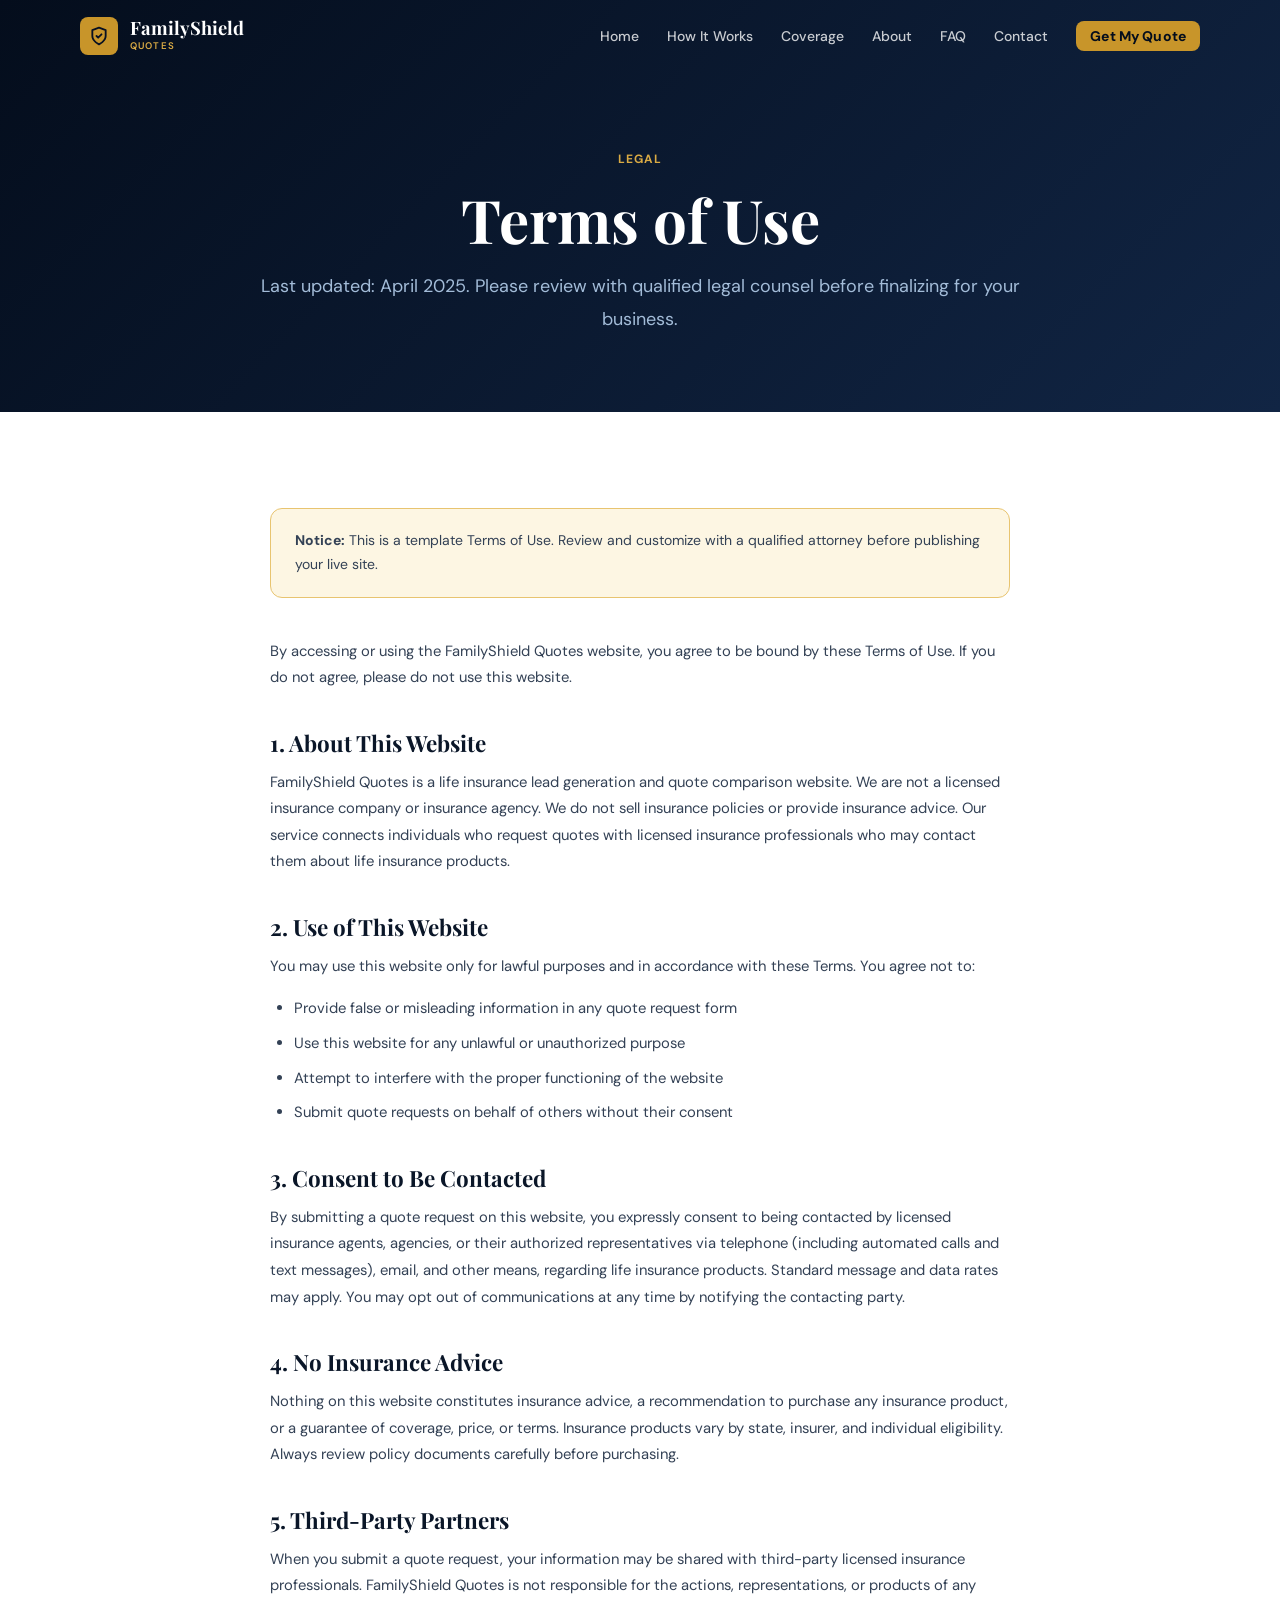
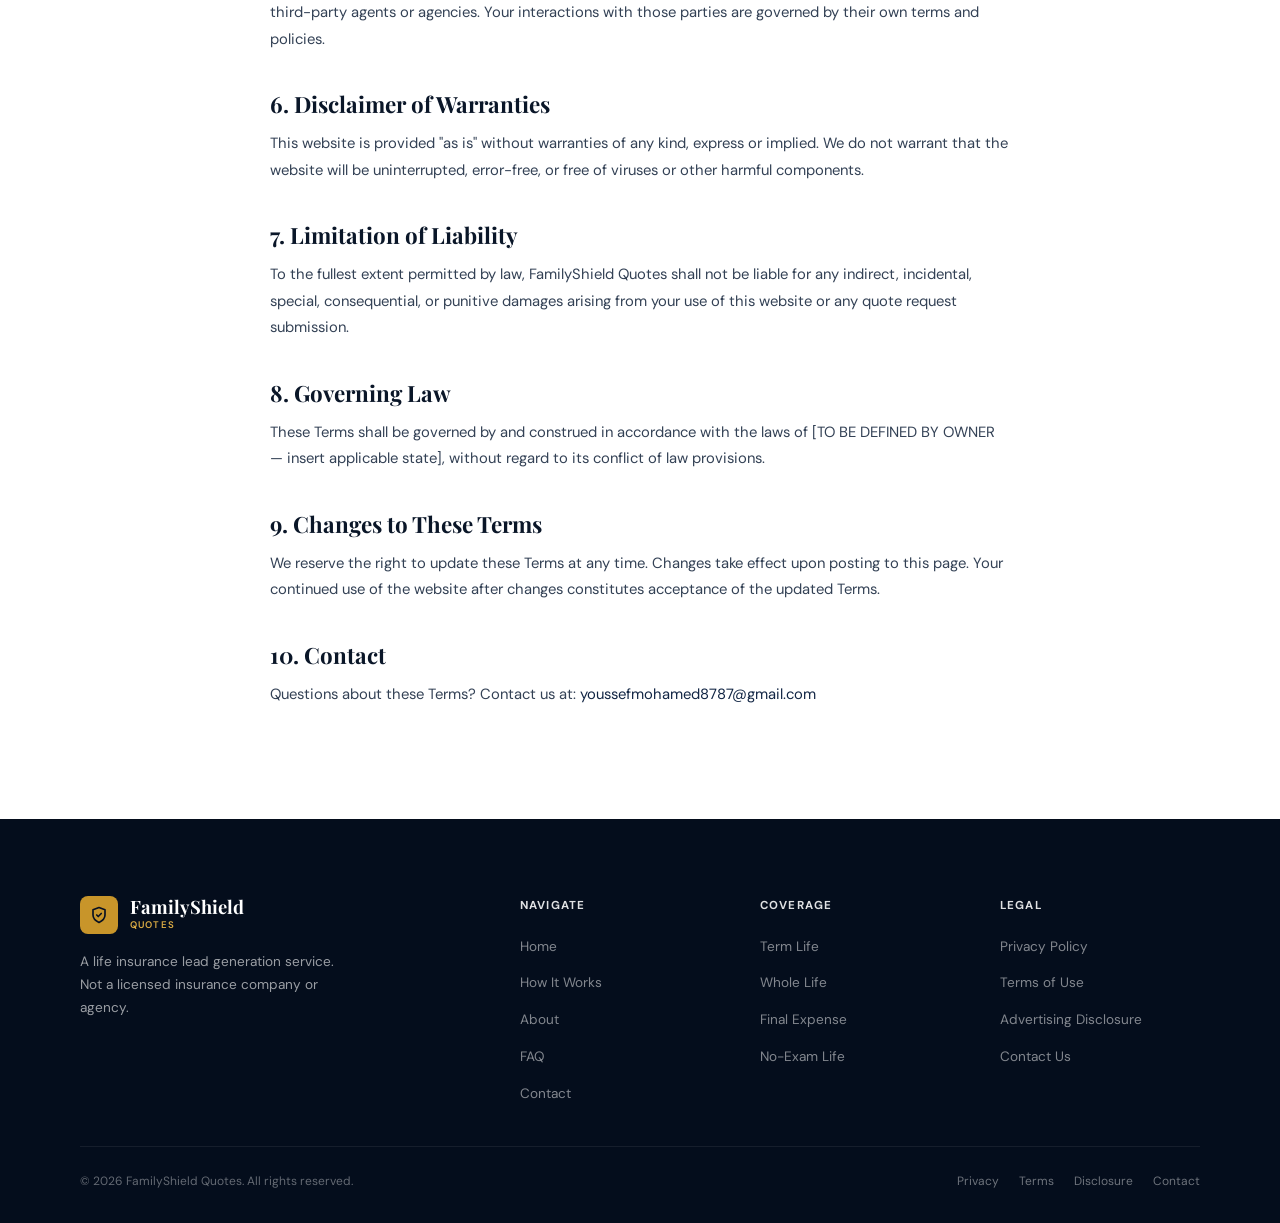
<file: terms.html>
<!DOCTYPE html>
<html lang="en">
<head>
  <meta charset="UTF-8" /><meta name="viewport" content="width=device-width, initial-scale=1.0" />
  <title>Terms of Use | FamilyShield Quotes</title>
  <meta name="description" content="FamilyShield Quotes Terms of Use — your agreement with us when using this website." />
  <link rel="preconnect" href="https://fonts.googleapis.com"><link rel="preconnect" href="https://fonts.gstatic.com" crossorigin>
  <link rel="stylesheet" href="styles.css" />
  <link rel="icon" type="image/svg+xml" href="data:image/svg+xml,%3Csvg xmlns='http://www.w3.org/2000/svg' viewBox='0 0 24 24'%3E%3Crect width='24' height='24' rx='5' fill='%23c8952a'/%3E%3Cpath d='M12 20s7-3.5 7-8.75V6L12 3.5 5 6v5.25C5 16.5 12 20 12 20z' fill='%230a1628'/%3E%3C/svg%3E">
</head>
<body>
<header class="nav" id="nav">
  <div class="container nav-inner">
    <a href="index.html" class="nav-logo" aria-label="FamilyShield Quotes home">
      <span class="nav-logo-icon" aria-hidden="true"><svg width="20" height="20" viewBox="0 0 24 24" fill="none" stroke="currentColor" stroke-width="2.2" stroke-linecap="round" stroke-linejoin="round"><path d="M12 22s8-4 8-10V5l-8-3-8 3v7c0 6 8 10 8 10z"/><path d="M9 12l2 2 4-4"/></svg></span>
      <span class="nav-logo-text"><span class="brand">FamilyShield</span><span class="sub">Quotes</span></span>
    </a>
    <button class="nav-toggle" id="navToggle" aria-label="Toggle menu" aria-expanded="false"><svg width="22" height="22" viewBox="0 0 24 24" fill="none" stroke="currentColor" stroke-width="2" stroke-linecap="round"><path d="M3 6h18M3 12h18M3 18h18"/></svg></button>
    <ul class="nav-links" id="navLinks">
      <li><a href="index.html">Home</a></li><li><a href="how-it-works.html">How It Works</a></li><li><a href="index.html#coverage">Coverage</a></li><li><a href="about.html">About</a></li><li><a href="faq.html">FAQ</a></li><li><a href="contact.html">Contact</a></li>
      <li><a href="index.html#quote" class="btn btn-sm nav-cta">Get My Quote</a></li>
    </ul>
  </div>
</header>

<section class="page-hero">
  <div class="container">
    <span class="eyebrow">Legal</span>
    <h1>Terms of Use</h1>
    <p class="lead">Last updated: April 2025. Please review with qualified legal counsel before finalizing for your business.</p>
  </div>
</section>

<section class="section">
  <div class="container" style="max-width:820px;">
    <div style="background:var(--gold-50);border:1px solid var(--gold-200);border-radius:var(--radius-lg);padding:1.25rem 1.5rem;margin-bottom:2.5rem;font-size:0.875rem;color:var(--gray-700);">
      <strong>Notice:</strong> This is a template Terms of Use. Review and customize with a qualified attorney before publishing your live site.
    </div>

    <style>
      .legal-content h2 { font-size:1.4rem; margin-top:2.5rem; margin-bottom:0.75rem; }
      .legal-content h3 { font-size:1.1rem; margin-top:1.75rem; margin-bottom:0.5rem; font-family:var(--font-body); }
      .legal-content p  { color:var(--gray-700); margin-bottom:1rem; max-width:100%; font-size:0.925rem; line-height:1.8; }
      .legal-content ul { color:var(--gray-700); margin-bottom:1rem; padding-left:1.5rem; list-style:disc; font-size:0.925rem; line-height:1.8; }
      .legal-content ul li { margin-bottom:0.5rem; }
    </style>

    <div class="legal-content">
      <p>By accessing or using the FamilyShield Quotes website, you agree to be bound by these Terms of Use. If you do not agree, please do not use this website.</p>

      <h2>1. About This Website</h2>
      <p>FamilyShield Quotes is a life insurance lead generation and quote comparison website. We are not a licensed insurance company or insurance agency. We do not sell insurance policies or provide insurance advice. Our service connects individuals who request quotes with licensed insurance professionals who may contact them about life insurance products.</p>

      <h2>2. Use of This Website</h2>
      <p>You may use this website only for lawful purposes and in accordance with these Terms. You agree not to:</p>
      <ul>
        <li>Provide false or misleading information in any quote request form</li>
        <li>Use this website for any unlawful or unauthorized purpose</li>
        <li>Attempt to interfere with the proper functioning of the website</li>
        <li>Submit quote requests on behalf of others without their consent</li>
      </ul>

      <h2>3. Consent to Be Contacted</h2>
      <p>By submitting a quote request on this website, you expressly consent to being contacted by licensed insurance agents, agencies, or their authorized representatives via telephone (including automated calls and text messages), email, and other means, regarding life insurance products. Standard message and data rates may apply. You may opt out of communications at any time by notifying the contacting party.</p>

      <h2>4. No Insurance Advice</h2>
      <p>Nothing on this website constitutes insurance advice, a recommendation to purchase any insurance product, or a guarantee of coverage, price, or terms. Insurance products vary by state, insurer, and individual eligibility. Always review policy documents carefully before purchasing.</p>

      <h2>5. Third-Party Partners</h2>
      <p>When you submit a quote request, your information may be shared with third-party licensed insurance professionals. FamilyShield Quotes is not responsible for the actions, representations, or products of any third-party agents or agencies. Your interactions with those parties are governed by their own terms and policies.</p>

      <h2>6. Disclaimer of Warranties</h2>
      <p>This website is provided "as is" without warranties of any kind, express or implied. We do not warrant that the website will be uninterrupted, error-free, or free of viruses or other harmful components.</p>

      <h2>7. Limitation of Liability</h2>
      <p>To the fullest extent permitted by law, FamilyShield Quotes shall not be liable for any indirect, incidental, special, consequential, or punitive damages arising from your use of this website or any quote request submission.</p>

      <h2>8. Governing Law</h2>
      <p>These Terms shall be governed by and construed in accordance with the laws of [TO BE DEFINED BY OWNER — insert applicable state], without regard to its conflict of law provisions.</p>

      <h2>9. Changes to These Terms</h2>
      <p>We reserve the right to update these Terms at any time. Changes take effect upon posting to this page. Your continued use of the website after changes constitutes acceptance of the updated Terms.</p>

      <h2>10. Contact</h2>
      <p>Questions about these Terms? Contact us at: <a href="mailto:youssefmohamed8787@gmail.com" style="color:var(--navy-600);">youssefmohamed8787@gmail.com</a></p>
    </div>
  </div>
</section>

<footer class="footer" role="contentinfo">
  <div class="container">
    <div class="footer-grid">
      <div class="footer-brand">
        <a href="index.html" class="nav-logo"><span class="nav-logo-icon" aria-hidden="true"><svg width="18" height="18" viewBox="0 0 24 24" fill="none" stroke="currentColor" stroke-width="2.2" stroke-linecap="round" stroke-linejoin="round"><path d="M12 22s8-4 8-10V5l-8-3-8 3v7c0 6 8 10 8 10z"/><path d="M9 12l2 2 4-4"/></svg></span><span class="nav-logo-text"><span class="brand">FamilyShield</span><span class="sub">Quotes</span></span></a>
        <p>A life insurance lead generation service. Not a licensed insurance company or agency.</p>
      </div>
      <nav class="footer-col"><h5>Navigate</h5><ul><li><a href="index.html">Home</a></li><li><a href="how-it-works.html">How It Works</a></li><li><a href="about.html">About</a></li><li><a href="faq.html">FAQ</a></li><li><a href="contact.html">Contact</a></li></ul></nav>
      <nav class="footer-col"><h5>Coverage</h5><ul><li><a href="index.html#coverage">Term Life</a></li><li><a href="index.html#coverage">Whole Life</a></li><li><a href="index.html#coverage">Final Expense</a></li><li><a href="index.html#coverage">No-Exam Life</a></li></ul></nav>
      <nav class="footer-col"><h5>Legal</h5><ul><li><a href="privacy.html">Privacy Policy</a></li><li><a href="terms.html">Terms of Use</a></li><li><a href="disclaimer.html">Advertising Disclosure</a></li><li><a href="contact.html">Contact Us</a></li></ul></nav>
    </div>
    <hr class="footer-divider">
    <div class="footer-bottom">
      <p>&copy; <span id="footerYear"></span> FamilyShield Quotes. All rights reserved.</p>
      <nav class="footer-bottom-links"><a href="privacy.html">Privacy</a><a href="terms.html">Terms</a><a href="disclaimer.html">Disclosure</a><a href="contact.html">Contact</a></nav>
    </div>
  </div>
</footer>
<script src="main.js" defer></script>
</body>
</html>
</file>
<file: styles.css>
/* ============================================================
   FAMILYSHIELD QUOTES — Premium Design System v3
   Aesthetic: Refined Heritage Financial Services
   Fonts: Playfair Display + DM Sans
   ============================================================ */

/* ── Google Fonts ── */
@import url('https://fonts.googleapis.com/css2?family=Playfair+Display:ital,wght@0,400;0,600;0,700;1,400;1,600&family=DM+Sans:ital,opsz,wght@0,9..40,300;0,9..40,400;0,9..40,500;0,9..40,600;0,9..40,700;1,9..40,400&display=swap');

/* ── Design Tokens ── */
:root {
  --navy-950: #040d1c;
  --navy-900: #071022;
  --navy-800: #0a1628;
  --navy-700: #0d1e36;
  --navy-600: #112544;
  --navy-500: #1a3458;
  --navy-400: #234474;
  --navy-300: #2e5896;
  --navy-200: #4a78b8;
  --navy-100: #a3bcd8;
  --navy-50:  #e8eef6;

  --gold-600: #8a6316;
  --gold-500: #b07d1c;
  --gold-400: #c8952a;
  --gold-300: #d9aa44;
  --gold-200: #e8c470;
  --gold-100: #f4dfa8;
  --gold-50:  #fdf6e3;

  --white:    #ffffff;
  --gray-50:  #f8fafc;
  --gray-100: #f1f5f9;
  --gray-200: #e2e8f0;
  --gray-300: #cbd5e1;
  --gray-400: #94a3b8;
  --gray-500: #64748b;
  --gray-600: #475569;
  --gray-700: #334155;
  --gray-800: #1e293b;
  --gray-900: #0f172a;

  --green-500: #22c55e;
  --green-100: #dcfce7;
  --red-500:   #ef4444;
  --red-100:   #fee2e2;

  --font-display: 'Playfair Display', Georgia, serif;
  --font-body:    'DM Sans', -apple-system, BlinkMacSystemFont, sans-serif;

  --shadow-sm:  0 1px 3px rgba(4,13,28,0.08), 0 1px 2px rgba(4,13,28,0.04);
  --shadow-md:  0 4px 12px rgba(4,13,28,0.10), 0 2px 4px rgba(4,13,28,0.05);
  --shadow-lg:  0 10px 30px rgba(4,13,28,0.12), 0 4px 10px rgba(4,13,28,0.06);
  --shadow-xl:  0 20px 50px rgba(4,13,28,0.15), 0 8px 20px rgba(4,13,28,0.08);
  --shadow-2xl: 0 40px 80px rgba(4,13,28,0.20), 0 16px 40px rgba(4,13,28,0.10);

  --ease-out:  cubic-bezier(0.16, 1, 0.3, 1);
  --ease-inout: cubic-bezier(0.4, 0, 0.2, 1);
  --dur-fast:  150ms;
  --dur-base:  250ms;
  --dur-slow:  400ms;

  --max-w: 1200px;
  --nav-h: 72px;
  --radius-sm: 4px;
  --radius-md: 8px;
  --radius-lg: 12px;
  --radius-xl: 16px;
  --radius-2xl: 24px;
  --radius-3xl: 32px;
  --radius-full: 9999px;
}

/* ── Reset ── */
*, *::before, *::after { box-sizing: border-box; margin: 0; padding: 0; }
html { scroll-behavior: smooth; -webkit-font-smoothing: antialiased; text-rendering: optimizeLegibility; }
body { font-family: var(--font-body); font-size: 1rem; line-height: 1.7; color: var(--gray-800); background: var(--white); overflow-x: hidden; }
img { display: block; max-width: 100%; height: auto; }
a { color: inherit; text-decoration: none; }
ul { list-style: none; }
button { cursor: pointer; border: none; background: none; font-family: inherit; }
input, select, textarea { font-family: inherit; }

/* ── Typography ── */
h1, h2, h3 { font-family: var(--font-display); line-height: 1.15; font-weight: 700; color: var(--navy-800); }
h4, h5, h6 { font-family: var(--font-body); font-weight: 600; color: var(--navy-800); }
h1 { font-size: clamp(2.2rem, 5vw, 3.75rem); }
h2 { font-size: clamp(1.75rem, 3.5vw, 3rem); }
h3 { font-size: clamp(1.2rem, 2vw, 1.875rem); }
h4 { font-size: 1.125rem; }
p  { max-width: 65ch; }
.lead { font-size: 1.125rem; color: var(--gray-600); line-height: 1.8; }

.eyebrow {
  display: inline-flex;
  align-items: center;
  gap: 0.5rem;
  font-size: 0.75rem;
  font-weight: 700;
  letter-spacing: 0.1em;
  text-transform: uppercase;
  color: var(--gold-400);
  margin-bottom: 1rem;
}
.eyebrow.light { color: var(--gold-300); }

/* ── Layout ── */
.container {
  width: 100%;
  max-width: var(--max-w);
  margin-inline: auto;
  padding-inline: clamp(1rem, 4vw, 2.5rem);
}
.section { padding-block: clamp(4rem, 8vw, 6rem); }
.section--dark { background: var(--navy-800); color: var(--white); }
.section--dark h2, .section--dark h3 { color: var(--white); }
.section--dark .lead { color: var(--navy-100); }
.section--soft { background: var(--gray-50); }
.section-header { text-align: center; max-width: 700px; margin-inline: auto; margin-bottom: clamp(2.5rem, 5vw, 4rem); }
.section-header p { margin-inline: auto; }

/* ── Buttons ── */
.btn {
  display: inline-flex;
  align-items: center;
  gap: 0.5rem;
  padding: 0.75rem 1.75rem;
  border-radius: var(--radius-md);
  font-size: 0.875rem;
  font-weight: 600;
  letter-spacing: 0.01em;
  line-height: 1;
  border: 2px solid transparent;
  transition: all var(--dur-base) var(--ease-out);
  white-space: nowrap;
  cursor: pointer;
  text-decoration: none;
}
.btn:focus-visible { outline: 3px solid var(--gold-400); outline-offset: 3px; }

.btn-primary { background: var(--gold-400); color: var(--navy-950); border-color: var(--gold-400); }
.btn-primary:hover { background: var(--gold-300); border-color: var(--gold-300); transform: translateY(-2px); box-shadow: 0 8px 24px rgba(200,149,42,0.40); }

.btn-dark { background: var(--navy-800); color: var(--white); border-color: var(--navy-800); }
.btn-dark:hover { background: var(--navy-700); transform: translateY(-2px); box-shadow: var(--shadow-lg); }

.btn-outline { background: transparent; color: var(--navy-800); border-color: var(--navy-800); }
.btn-outline:hover { background: var(--navy-800); color: var(--white); transform: translateY(-1px); }

.btn-outline-light { background: transparent; color: var(--white); border-color: rgba(255,255,255,0.45); }
.btn-outline-light:hover { background: rgba(255,255,255,0.10); border-color: var(--white); transform: translateY(-1px); }

.btn-lg  { padding: 1rem 2.25rem; font-size: 1rem; border-radius: var(--radius-lg); }
.btn-xl  { padding: 1.15rem 2.75rem; font-size: 1.05rem; border-radius: var(--radius-lg); }
.btn-sm  { padding: 0.5rem 1.1rem; font-size: 0.75rem; }

/* ── Navigation ── */
.nav {
  position: fixed;
  top: 0; left: 0; right: 0;
  z-index: 1000;
  height: var(--nav-h);
  display: flex;
  align-items: center;
  transition: background var(--dur-slow) var(--ease-out), box-shadow var(--dur-slow);
  background: transparent;
}
.nav.scrolled {
  background: rgba(4,13,28,0.96);
  backdrop-filter: blur(20px) saturate(180%);
  -webkit-backdrop-filter: blur(20px) saturate(180%);
  box-shadow: 0 1px 0 rgba(255,255,255,0.06), 0 4px 24px rgba(4,13,28,0.35);
}

.nav-inner { display: flex; align-items: center; gap: 1.5rem; }
.nav-logo {
  display: flex;
  align-items: center;
  gap: 0.75rem;
  flex-shrink: 0;
  color: var(--white);
}
.nav-logo-icon {
  width: 38px; height: 38px;
  background: var(--gold-400);
  border-radius: var(--radius-md);
  display: flex;
  align-items: center;
  justify-content: center;
  flex-shrink: 0;
}
.nav-logo-icon svg { color: var(--navy-900); }
.nav-logo-text .brand { font-family: var(--font-display); font-size: 1.15rem; font-weight: 700; color: var(--white); display: block; line-height: 1.1; }
.nav-logo-text .sub { font-size: 0.6rem; font-weight: 600; letter-spacing: 0.12em; text-transform: uppercase; color: var(--gold-300); display: block; }

.nav-links { display: flex; align-items: center; gap: 0.25rem; margin-left: auto; }
.nav-links a { font-size: 0.875rem; font-weight: 500; color: rgba(255,255,255,0.78); padding: 0.4rem 0.75rem; border-radius: var(--radius-md); transition: all var(--dur-fast); }
.nav-links a:hover, .nav-links a.active { color: var(--white); background: rgba(255,255,255,0.08); }
.nav-cta { margin-left: 0.75rem !important; background: var(--gold-400) !important; color: var(--navy-950) !important; font-weight: 700 !important; }
.nav-cta:hover { background: var(--gold-300) !important; transform: translateY(-1px) !important; box-shadow: 0 4px 16px rgba(200,149,42,0.35) !important; }

.nav-toggle { display: none; align-items: center; justify-content: center; width: 40px; height: 40px; border-radius: var(--radius-md); color: var(--white); margin-left: auto; transition: background var(--dur-fast); }
.nav-toggle:hover { background: rgba(255,255,255,0.10); }

/* ── Hero ── */
.hero {
  position: relative;
  min-height: 100svh;
  display: flex;
  align-items: center;
  background: var(--navy-950);
  padding-top: var(--nav-h);
  overflow: hidden;
}
.hero-bg { position: absolute; inset: 0; z-index: 0; }
.hero-bg img { width: 100%; height: 100%; object-fit: cover; object-position: center 25%; }
.hero-bg::after {
  content: '';
  position: absolute; inset: 0;
  background: linear-gradient(108deg, rgba(4,13,28,0.93) 0%, rgba(7,16,34,0.86) 45%, rgba(10,22,40,0.60) 70%, rgba(10,22,40,0.42) 100%);
}

.hero-grid {
  position: relative; z-index: 1;
  display: grid;
  grid-template-columns: 1fr 430px;
  gap: clamp(2rem, 6vw, 5rem);
  align-items: center;
  padding-block: clamp(4rem, 8vw, 6rem);
  width: 100%;
}

.hero-badge {
  display: inline-flex;
  align-items: center;
  gap: 0.5rem;
  background: rgba(200,149,42,0.14);
  border: 1px solid rgba(200,149,42,0.35);
  border-radius: var(--radius-full);
  padding: 0.4rem 1rem;
  font-size: 0.7rem;
  font-weight: 700;
  letter-spacing: 0.08em;
  text-transform: uppercase;
  color: var(--gold-200);
  margin-bottom: 1.5rem;
}
.hero-badge-dot { width: 6px; height: 6px; border-radius: 50%; background: var(--gold-400); animation: live-pulse 2s ease-in-out infinite; }
@keyframes live-pulse { 0%,100%{opacity:1;transform:scale(1)} 50%{opacity:0.45;transform:scale(0.75)} }

.hero-copy h1 { color: var(--white); font-size: clamp(2.4rem, 5.5vw, 4rem); line-height: 1.08; margin-bottom: 1.5rem; }
.hero-copy h1 em { font-style: italic; color: var(--gold-300); }
.hero-lead { font-size: 1.1rem; color: rgba(255,255,255,0.73); line-height: 1.8; margin-bottom: 2rem; max-width: 530px; }

.hero-ctas { display: flex; flex-wrap: wrap; gap: 0.75rem; margin-bottom: 2.5rem; }

.hero-trust { display: flex; flex-wrap: wrap; gap: 1.5rem; }
.hero-trust-item { display: flex; align-items: center; gap: 0.4rem; font-size: 0.82rem; color: rgba(255,255,255,0.60); font-weight: 500; }
.hero-trust-item svg { color: var(--gold-300); flex-shrink: 0; }

/* Floating quote card */
.hero-card {
  background: rgba(255,255,255,0.98);
  border-radius: var(--radius-2xl);
  box-shadow: var(--shadow-2xl), 0 0 0 1px rgba(255,255,255,0.6);
  padding: clamp(1.5rem, 3vw, 2rem);
  position: relative;
  overflow: hidden;
}
.hero-card::before {
  content: '';
  position: absolute; top: 0; left: 0; right: 0; height: 4px;
  background: linear-gradient(90deg, var(--gold-500), var(--gold-300), var(--gold-500));
  background-size: 200%; animation: shimmer-bar 3s linear infinite;
}
@keyframes shimmer-bar { 0%{background-position:-200%} 100%{background-position:200%} }

.hero-card-title { font-family: var(--font-display); font-size: 1.25rem; font-weight: 700; color: var(--navy-800); margin-bottom: 0.25rem; }
.hero-card-sub { font-size: 0.8rem; color: var(--gray-500); margin-bottom: 1.25rem; }

.form-group { margin-bottom: 1rem; }
.form-group label { display: block; font-size: 0.7rem; font-weight: 700; letter-spacing: 0.08em; text-transform: uppercase; color: var(--gray-600); margin-bottom: 0.4rem; }
.form-control {
  width: 100%; padding: 0.7rem 1rem;
  border: 1.5px solid var(--gray-200); border-radius: var(--radius-lg);
  font-size: 0.875rem; font-family: var(--font-body); color: var(--gray-800); background: var(--white);
  transition: border-color var(--dur-fast), box-shadow var(--dur-fast);
  -webkit-appearance: none; appearance: none;
}
.form-control:focus { outline: none; border-color: var(--navy-400); box-shadow: 0 0 0 3px rgba(35,68,116,0.12); }
.form-control::placeholder { color: var(--gray-400); }
select.form-control { background-image: url("data:image/svg+xml,%3Csvg xmlns='http://www.w3.org/2000/svg' width='12' height='8' fill='none'%3E%3Cpath d='M1 1l5 5 5-5' stroke='%2364748b' stroke-width='2' stroke-linecap='round' stroke-linejoin='round'/%3E%3C/svg%3E"); background-repeat: no-repeat; background-position: right 1rem center; padding-right: 2.5rem; }
.form-row { display: grid; grid-template-columns: 1fr 1fr; gap: 0.75rem; }

.hero-card-secure { display: flex; align-items: center; justify-content: center; gap: 0.4rem; font-size: 0.73rem; color: var(--gray-400); margin-top: 0.75rem; }
.hero-card-secure svg { color: var(--green-500); }

/* ── Stats Band ── */
.stats-band { background: var(--navy-800); padding-block: clamp(2rem, 4vw, 3rem); }
.stats-grid { display: grid; grid-template-columns: repeat(4, 1fr); }
.stat-item { text-align: center; padding: 1.5rem 1rem; border-right: 1px solid rgba(255,255,255,0.07); }
.stat-item:last-child { border-right: none; }
.stat-value { font-family: var(--font-display); font-size: clamp(2rem, 4vw, 2.75rem); font-weight: 700; color: var(--gold-300); line-height: 1; display: block; margin-bottom: 0.4rem; }
.stat-label { font-size: 0.8rem; color: var(--navy-100); font-weight: 500; }

/* ── Trust Strip ── */
.trust-strip { background: var(--gray-50); border-top: 1px solid var(--gray-200); border-bottom: 1px solid var(--gray-200); padding-block: 1.25rem; }
.trust-items { display: flex; align-items: center; justify-content: center; gap: clamp(1.25rem, 4vw, 3rem); flex-wrap: wrap; }
.trust-item { display: flex; align-items: center; gap: 0.5rem; font-size: 0.82rem; font-weight: 600; color: var(--gray-600); white-space: nowrap; }
.trust-item svg { color: var(--navy-600); }

/* ── How It Works ── */
.steps-grid { display: grid; grid-template-columns: repeat(3, 1fr); gap: 2rem; position: relative; }
.steps-grid::before { content:''; position:absolute; top:40px; left:calc(16.66% + 20px); right:calc(16.66% + 20px); height:2px; background:linear-gradient(90deg,var(--gold-400),var(--gold-200),var(--gold-400)); opacity:0.35; }

.step-card { text-align: center; padding: 2.5rem 1.75rem; background: var(--white); border-radius: var(--radius-2xl); box-shadow: var(--shadow-md); border: 1px solid var(--gray-100); transition: transform var(--dur-slow) var(--ease-out), box-shadow var(--dur-slow); }
.step-card:hover { transform: translateY(-6px); box-shadow: var(--shadow-xl); }
.step-num { width: 80px; height: 80px; border-radius: 50%; background: var(--navy-800); color: var(--white); font-family: var(--font-display); font-size: 1.5rem; font-weight: 700; display: flex; align-items: center; justify-content: center; margin: 0 auto 1.25rem; box-shadow: 0 4px 20px rgba(10,22,40,0.25); position: relative; z-index: 1; }
.step-card:nth-child(2) .step-num { background: var(--gold-400); color: var(--navy-950); }
.step-card:nth-child(3) .step-num { background: var(--navy-500); }
.step-card h3 { font-size: 1.2rem; margin-bottom: 0.75rem; }
.step-card p { font-size: 0.875rem; color: var(--gray-600); max-width: 240px; margin-inline: auto; }

/* ── Coverage Tabs ── */
.tabs-nav { display: flex; gap: 0.5rem; border-bottom: 2px solid var(--gray-200); margin-bottom: 2.5rem; overflow-x: auto; scrollbar-width: none; -ms-overflow-style: none; }
.tabs-nav::-webkit-scrollbar { display: none; }
.tab-btn { display: flex; align-items: center; gap: 0.5rem; padding: 0.75rem 1.25rem; font-size: 0.875rem; font-weight: 600; color: var(--gray-500); white-space: nowrap; border-radius: var(--radius-md) var(--radius-md) 0 0; border-bottom: 3px solid transparent; margin-bottom: -2px; transition: all var(--dur-base) var(--ease-out); background: none; cursor: pointer; }
.tab-btn:hover { color: var(--navy-700); background: var(--gray-50); }
.tab-btn.active { color: var(--navy-800); border-bottom-color: var(--gold-400); background: var(--white); }
.tab-btn.active svg { color: var(--gold-400); }

.tab-panel { display: none; animation: fadeUp 0.35s var(--ease-out); }
.tab-panel.active { display: grid; grid-template-columns: 1fr 1fr; gap: 3.5rem; align-items: center; }
@keyframes fadeUp { from{opacity:0;transform:translateY(12px)} to{opacity:1;transform:translateY(0)} }

.tab-content p { color: var(--gray-600); margin-bottom: 1.25rem; }
.tab-features { display: flex; flex-direction: column; gap: 0.75rem; margin-bottom: 1.5rem; }
.tab-feature { display: flex; align-items: flex-start; gap: 0.75rem; font-size: 0.875rem; color: var(--gray-700); }
.tab-feature-icon { width: 22px; height: 22px; border-radius: 50%; background: var(--green-100); color: var(--green-500); display: flex; align-items: center; justify-content: center; flex-shrink: 0; margin-top: 1px; }

.tab-visual { border-radius: var(--radius-2xl); overflow: hidden; box-shadow: var(--shadow-xl); aspect-ratio: 4/3; position: relative; }
.tab-visual img { width: 100%; height: 100%; object-fit: cover; transition: transform 0.8s var(--ease-out); }
.tab-visual:hover img { transform: scale(1.04); }
.tab-overlay { position: absolute; bottom: 0; left: 0; right: 0; background: linear-gradient(to top, rgba(4,13,28,0.88) 0%, transparent 100%); padding: 1.5rem 1.25rem 1rem; }
.tab-price { display: inline-flex; flex-direction: column; }
.tab-price .from  { font-size: 0.7rem; color: rgba(255,255,255,0.65); font-weight: 500; }
.tab-price .price { font-family: var(--font-display); font-size: 1.75rem; color: var(--gold-200); font-weight: 700; line-height: 1; }
.tab-price .mo    { font-size: 0.75rem; color: rgba(255,255,255,0.55); }

/* ── Split: Why Us ── */
.split-section { display: grid; grid-template-columns: 1fr 1fr; overflow: hidden; border-radius: var(--radius-2xl); box-shadow: var(--shadow-xl); margin-inline: auto; }
.split-image { position: relative; min-height: 520px; overflow: hidden; }
.split-image img { width: 100%; height: 100%; object-fit: cover; transition: transform 0.8s var(--ease-out); }
.split-section:hover .split-image img { transform: scale(1.04); }
.split-image-overlay { position: absolute; inset: 0; background: linear-gradient(135deg, rgba(4,13,28,0.45) 0%, transparent 60%); }
.split-body { background: var(--white); padding: clamp(2.5rem, 5vw, 4rem); display: flex; flex-direction: column; justify-content: center; }

.why-list { display: flex; flex-direction: column; gap: 1.5rem; margin-top: 1.75rem; }
.why-item { display: flex; gap: 1rem; align-items: flex-start; }
.why-icon { width: 48px; height: 48px; border-radius: var(--radius-lg); background: var(--navy-50); color: var(--navy-700); display: flex; align-items: center; justify-content: center; flex-shrink: 0; transition: all var(--dur-base); }
.why-item:hover .why-icon { background: var(--navy-800); color: var(--gold-300); transform: scale(1.06); }
.why-text h4 { font-size: 0.95rem; margin-bottom: 0.25rem; }
.why-text p { font-size: 0.85rem; color: var(--gray-600); max-width: 300px; }

/* ── Testimonials ── */
.testimonials-grid { display: grid; grid-template-columns: repeat(3, 1fr); gap: 1.5rem; }
.testimonial-card { background: var(--white); border-radius: var(--radius-2xl); padding: 1.75rem 1.5rem; box-shadow: var(--shadow-md); border: 1px solid var(--gray-100); display: flex; flex-direction: column; gap: 1rem; transition: transform var(--dur-slow) var(--ease-out), box-shadow var(--dur-slow); }
.testimonial-card:hover { transform: translateY(-4px); box-shadow: var(--shadow-xl); }
.testimonial-stars { display: flex; gap: 2px; }
.testimonial-stars svg { color: var(--gold-400); }
.testimonial-quote { font-family: var(--font-display); font-style: italic; font-size: 0.95rem; color: var(--gray-700); line-height: 1.75; flex: 1; }
.testimonial-author { display: flex; align-items: center; gap: 0.75rem; padding-top: 1rem; border-top: 1px solid var(--gray-100); }
.testimonial-avatar { width: 44px; height: 44px; border-radius: 50%; background: var(--navy-100); display: flex; align-items: center; justify-content: center; font-family: var(--font-display); font-weight: 700; font-size: 1.1rem; color: var(--navy-700); flex-shrink: 0; overflow: hidden; }
.testimonial-avatar img { width: 100%; height: 100%; object-fit: cover; }
.testimonial-name { font-weight: 700; font-size: 0.85rem; color: var(--navy-800); }
.testimonial-meta { font-size: 0.75rem; color: var(--gray-500); margin-top: 1px; }
.composite-tag { font-size: 0.65rem; color: var(--gray-400); font-style: italic; display: block; margin-top: 0.25rem; }

/* ── Quote Form ── */
.quote-section { background: var(--navy-950); padding-block: clamp(4rem, 8vw, 7rem); position: relative; overflow: hidden; }
.quote-section::before { content:''; position:absolute; top:-200px; right:-200px; width:600px; height:600px; border-radius:50%; background:radial-gradient(circle,rgba(200,149,42,0.08) 0%,transparent 70%); pointer-events:none; }
.quote-section::after  { content:''; position:absolute; bottom:-200px; left:-200px; width:500px; height:500px; border-radius:50%; background:radial-gradient(circle,rgba(46,88,150,0.15) 0%,transparent 70%); pointer-events:none; }

.quote-form-wrapper { position: relative; z-index: 1; max-width: 680px; margin-inline: auto; }
.quote-form-card { background: var(--white); border-radius: var(--radius-3xl); box-shadow: var(--shadow-2xl); overflow: hidden; }
.quote-form-header { background: linear-gradient(135deg, var(--navy-800) 0%, var(--navy-600) 100%); padding: 2.5rem clamp(1.5rem, 4vw, 2.5rem); text-align: center; }
.quote-form-header h2 { color: var(--white); font-size: clamp(1.5rem, 3vw, 2rem); margin-bottom: 0.5rem; }
.quote-form-header p { color: var(--navy-100); font-size: 0.875rem; margin-inline: auto; }

/* Progress */
.progress-track { padding: 1.25rem clamp(1.5rem, 4vw, 2.5rem); background: var(--gray-50); border-bottom: 1px solid var(--gray-200); }
.progress-steps { display: flex; align-items: center; }
.progress-step { flex: 1; display: flex; flex-direction: column; align-items: center; gap: 0.4rem; position: relative; }
.progress-step::before { content:''; position:absolute; top:13px; left:50%; right:-50%; height:2px; background:var(--gray-200); z-index:0; }
.progress-step:last-child::before { display: none; }
.progress-step.done::before { background: var(--gold-400); }
.progress-dot { width: 26px; height: 26px; border-radius: 50%; background: var(--white); border: 2px solid var(--gray-300); display: flex; align-items: center; justify-content: center; font-size: 0.7rem; font-weight: 700; color: var(--gray-500); position: relative; z-index: 1; transition: all var(--dur-base) var(--ease-out); }
.progress-step.done .progress-dot   { background: var(--gold-400); border-color: var(--gold-400); color: var(--navy-950); }
.progress-step.active .progress-dot { background: var(--navy-800); border-color: var(--navy-800); color: var(--white); box-shadow: 0 0 0 4px rgba(10,22,40,0.12); }
.progress-label { font-size: 0.6rem; font-weight: 700; letter-spacing: 0.06em; text-transform: uppercase; color: var(--gray-400); }
.progress-step.done .progress-label   { color: var(--gold-500); }
.progress-step.active .progress-label { color: var(--navy-700); }

.quote-form-body { padding: clamp(1.5rem, 4vw, 2.5rem); }
.form-step { display: none; }
.form-step.active { display: block; animation: stepIn 0.3s var(--ease-out); }
@keyframes stepIn { from{opacity:0;transform:translateX(14px)} to{opacity:1;transform:translateX(0)} }

.step-heading { font-family: var(--font-display); font-size: 1.25rem; color: var(--navy-800); margin-bottom: 0.25rem; }
.step-sub { font-size: 0.85rem; color: var(--gray-500); margin-bottom: 1.5rem; }

/* Option tiles */
.option-tiles { display: grid; grid-template-columns: repeat(2, 1fr); gap: 0.75rem; margin-bottom: 1.25rem; }
.option-tile { position: relative; }
.option-tile input[type="radio"] { position: absolute; opacity: 0; pointer-events: none; }
.option-tile label { display: flex; align-items: center; gap: 0.75rem; padding: 1rem; border: 2px solid var(--gray-200); border-radius: var(--radius-lg); cursor: pointer; font-size: 0.875rem; font-weight: 500; color: var(--gray-700); background: var(--white); transition: all var(--dur-base) var(--ease-out); }
.option-tile label:hover { border-color: var(--navy-300); background: var(--navy-50); }
.option-tile input:checked + label { border-color: var(--navy-700); background: var(--navy-50); color: var(--navy-800); box-shadow: 0 0 0 3px rgba(10,22,40,0.08); }
.tile-icon { width: 36px; height: 36px; border-radius: var(--radius-md); background: var(--gray-100); display: flex; align-items: center; justify-content: center; flex-shrink: 0; color: var(--gray-500); transition: all var(--dur-base); }
.option-tile input:checked + label .tile-icon { background: var(--navy-800); color: var(--gold-300); }
.tile-label  { font-weight: 600; display: block; }
.tile-detail { font-size: 0.7rem; color: var(--gray-500); }

/* Tobacco toggle */
.toggle-group { display: flex; border: 1.5px solid var(--gray-200); border-radius: var(--radius-lg); overflow: hidden; margin-bottom: 1.25rem; }
.toggle-option { flex: 1; position: relative; }
.toggle-option input[type="radio"] { position: absolute; opacity: 0; pointer-events: none; }
.toggle-option label { display: flex; align-items: center; justify-content: center; gap: 0.4rem; padding: 0.7rem 1rem; font-size: 0.875rem; font-weight: 600; color: var(--gray-600); cursor: pointer; background: var(--white); transition: all var(--dur-base); }
.toggle-option + .toggle-option label { border-left: 1.5px solid var(--gray-200); }
.toggle-option input:checked + label { background: var(--navy-800); color: var(--white); }

.form-nav { display: flex; gap: 0.75rem; margin-top: 1.5rem; padding-top: 1.25rem; border-top: 1px solid var(--gray-100); }
.btn-back { margin-right: auto; }
.btn-next, .btn-submit { margin-left: auto; }

.form-field-error { font-size: 0.72rem; color: var(--red-500); margin-top: 0.3rem; display: none; }
.form-control.error { border-color: var(--red-500); box-shadow: 0 0 0 3px rgba(239,68,68,0.10); }
.form-control.error + .form-field-error { display: block; }

.form-consent { font-size: 0.72rem; color: var(--gray-500); line-height: 1.65; text-align: center; margin-top: 1rem; padding: 0.875rem 1rem; background: var(--gray-50); border-radius: var(--radius-md); border: 1px solid var(--gray-200); }
.form-consent a { color: var(--navy-500); text-decoration: underline; }

.form-success { display: none; text-align: center; padding: 3.5rem 2rem; }
.form-success.visible { display: block; animation: fadeUp 0.5s var(--ease-out); }
.success-icon { width: 80px; height: 80px; border-radius: 50%; background: var(--green-100); color: var(--green-500); display: flex; align-items: center; justify-content: center; margin: 0 auto 1.5rem; }
.form-success h3 { color: var(--navy-800); margin-bottom: 0.75rem; }
.form-success p  { color: var(--gray-600); font-size: 0.875rem; margin-inline: auto; }

/* ── What Happens Next ── */
.next-steps-grid { display: grid; grid-template-columns: repeat(4, 1fr); gap: 1.5rem; }
.next-step { text-align: center; padding: 1.5rem 1rem; }
.next-step-icon { width: 60px; height: 60px; border-radius: var(--radius-xl); background: var(--gold-50); border: 1px solid var(--gold-200); color: var(--gold-500); display: flex; align-items: center; justify-content: center; margin: 0 auto 1rem; transition: all var(--dur-base); }
.next-step:hover .next-step-icon { background: var(--navy-800); color: var(--gold-300); border-color: var(--navy-800); transform: scale(1.06); }
.next-step h4 { font-size: 0.875rem; margin-bottom: 0.4rem; }
.next-step p { font-size: 0.78rem; color: var(--gray-500); max-width: 160px; margin-inline: auto; }

/* ── FAQ ── */
.faq-list { display: flex; flex-direction: column; gap: 0.75rem; max-width: 780px; margin-inline: auto; }
.faq-item { background: var(--white); border: 1px solid var(--gray-200); border-radius: var(--radius-xl); overflow: hidden; transition: box-shadow var(--dur-base); }
.faq-item:hover { box-shadow: var(--shadow-md); }
.faq-item.open { box-shadow: var(--shadow-lg); border-color: var(--navy-200); }
.faq-question { display: flex; align-items: center; justify-content: space-between; gap: 1rem; padding: 1.25rem 1.5rem; cursor: pointer; font-weight: 600; font-size: 0.95rem; color: var(--navy-800); background: none; width: 100%; text-align: left; transition: background var(--dur-fast); }
.faq-question:hover { background: var(--gray-50); }
.faq-item.open .faq-question { background: var(--navy-50); }
.faq-chevron { width: 24px; height: 24px; border-radius: 50%; background: var(--gray-100); display: flex; align-items: center; justify-content: center; flex-shrink: 0; color: var(--gray-600); transition: all var(--dur-base) var(--ease-out); }
.faq-item.open .faq-chevron { background: var(--navy-800); color: var(--gold-300); transform: rotate(180deg); }
.faq-answer { display: none; padding: 0 1.5rem 1.25rem; font-size: 0.875rem; color: var(--gray-600); line-height: 1.8; }
.faq-item.open .faq-answer { display: block; animation: fadeUp 0.25s var(--ease-out); }

/* ── CTA Band ── */
.cta-band { background: linear-gradient(135deg, var(--gold-500), var(--gold-400), var(--gold-300)); padding-block: clamp(3rem, 6vw, 5rem); text-align: center; position: relative; overflow: hidden; }
.cta-band h2 { color: var(--navy-950); margin-bottom: 0.75rem; }
.cta-band p { color: rgba(4,13,28,0.68); margin-inline: auto; max-width: 500px; margin-bottom: 1.75rem; }
.cta-band-btns { display: flex; gap: 0.75rem; justify-content: center; flex-wrap: wrap; }

/* ── Footer ── */
.footer { background: var(--navy-950); color: rgba(255,255,255,0.60); padding-block: clamp(3rem, 6vw, 5rem) clamp(1.5rem, 3vw, 2rem); }
.footer-grid { display: grid; grid-template-columns: 2fr 1fr 1fr 1fr; gap: 2.5rem; margin-bottom: 2.5rem; }
.footer-brand .nav-logo { margin-bottom: 1rem; }
.footer-brand p { font-size: 0.85rem; line-height: 1.7; max-width: 270px; }
.footer-col h5 { font-size: 0.72rem; font-weight: 700; letter-spacing: 0.1em; text-transform: uppercase; color: rgba(255,255,255,0.88); margin-bottom: 1rem; }
.footer-col ul { display: flex; flex-direction: column; gap: 0.6rem; }
.footer-col a { font-size: 0.85rem; color: rgba(255,255,255,0.50); transition: color var(--dur-fast); }
.footer-col a:hover { color: var(--gold-300); }
.footer-divider { border: none; border-top: 1px solid rgba(255,255,255,0.07); margin-bottom: 1.5rem; }
.footer-bottom { display: flex; align-items: center; justify-content: space-between; flex-wrap: wrap; gap: 1rem; font-size: 0.75rem; color: rgba(255,255,255,0.38); }
.footer-bottom-links { display: flex; gap: 1.25rem; }
.footer-bottom-links a { color: rgba(255,255,255,0.42); transition: color var(--dur-fast); }
.footer-bottom-links a:hover { color: var(--gold-300); }
.footer-disclosure { font-size: 0.72rem; color: rgba(255,255,255,0.33); line-height: 1.7; max-width: 900px; margin-inline: auto; text-align: center; margin-bottom: 1.5rem; padding: 1rem; border-radius: var(--radius-md); background: rgba(255,255,255,0.025); border: 1px solid rgba(255,255,255,0.05); }

/* ── Page Hero (sub-pages) ── */
.page-hero { background: linear-gradient(135deg, var(--navy-950) 0%, var(--navy-600) 100%); padding: clamp(6rem, 12vw, 9rem) 0 clamp(3rem, 6vw, 5rem); text-align: center; position: relative; overflow: hidden; }
.page-hero h1 { color: var(--white); margin-bottom: 1rem; }
.page-hero .eyebrow { color: var(--gold-300); }
.page-hero p { color: var(--navy-100); margin-inline: auto; }

/* ── Scroll Reveal ── */
.reveal { opacity: 0; transform: translateY(24px); transition: opacity 0.7s var(--ease-out), transform 0.7s var(--ease-out); }
.reveal.visible { opacity: 1; transform: translateY(0); }
.reveal-delay-1 { transition-delay: 0.10s; }
.reveal-delay-2 { transition-delay: 0.20s; }
.reveal-delay-3 { transition-delay: 0.30s; }
.reveal-delay-4 { transition-delay: 0.40s; }
.reveal-delay-5 { transition-delay: 0.50s; }

/* ── Utilities ── */
.text-center { text-align: center; }
.text-gold   { color: var(--gold-400); }
.text-muted  { color: var(--gray-500); }
.sr-only     { position: absolute; width: 1px; height: 1px; overflow: hidden; clip: rect(0,0,0,0); white-space: nowrap; }
.divider     { border: none; border-top: 1px solid var(--gray-200); margin-block: 2.5rem; }

/* ── Responsive ── */
@media (max-width: 1100px) {
  .hero-grid { grid-template-columns: 1fr; max-width: 680px; }
  .hero-card { margin-top: 2rem; }
  .footer-grid { grid-template-columns: 1fr 1fr; gap: 2rem; }
  .stats-grid { grid-template-columns: repeat(2, 1fr); }
  .stat-item:nth-child(2) { border-right: none; }
}
@media (max-width: 900px) {
  .steps-grid { grid-template-columns: 1fr; max-width: 420px; margin-inline: auto; }
  .steps-grid::before { display: none; }
  .tab-panel.active { grid-template-columns: 1fr; }
  .split-section { grid-template-columns: 1fr; }
  .split-image { min-height: 280px; }
  .testimonials-grid { grid-template-columns: 1fr; max-width: 500px; margin-inline: auto; }
  .next-steps-grid { grid-template-columns: repeat(2, 1fr); }
}
@media (max-width: 768px) {
  .nav-links { display: none; position: fixed; top: var(--nav-h); left: 0; right: 0; background: var(--navy-950); flex-direction: column; align-items: stretch; padding: 1rem; gap: 0.25rem; box-shadow: var(--shadow-xl); border-top: 1px solid rgba(255,255,255,0.07); }
  .nav-links.open { display: flex; }
  .nav-links a { padding: 0.75rem 1rem; border-radius: var(--radius-md); }
  .nav-cta { text-align: center; justify-content: center; }
  .nav-toggle { display: flex; }
  .hero-ctas { flex-direction: column; align-items: flex-start; }
  .form-row { grid-template-columns: 1fr; }
  .option-tiles { grid-template-columns: 1fr; }
}
@media (max-width: 600px) {
  .footer-grid { grid-template-columns: 1fr; }
  .footer-bottom { flex-direction: column; text-align: center; }
  .footer-bottom-links { justify-content: center; flex-wrap: wrap; }
  .next-steps-grid { grid-template-columns: 1fr; max-width: 280px; margin-inline: auto; }
  .trust-items { gap: 1rem; }
}
</file>
